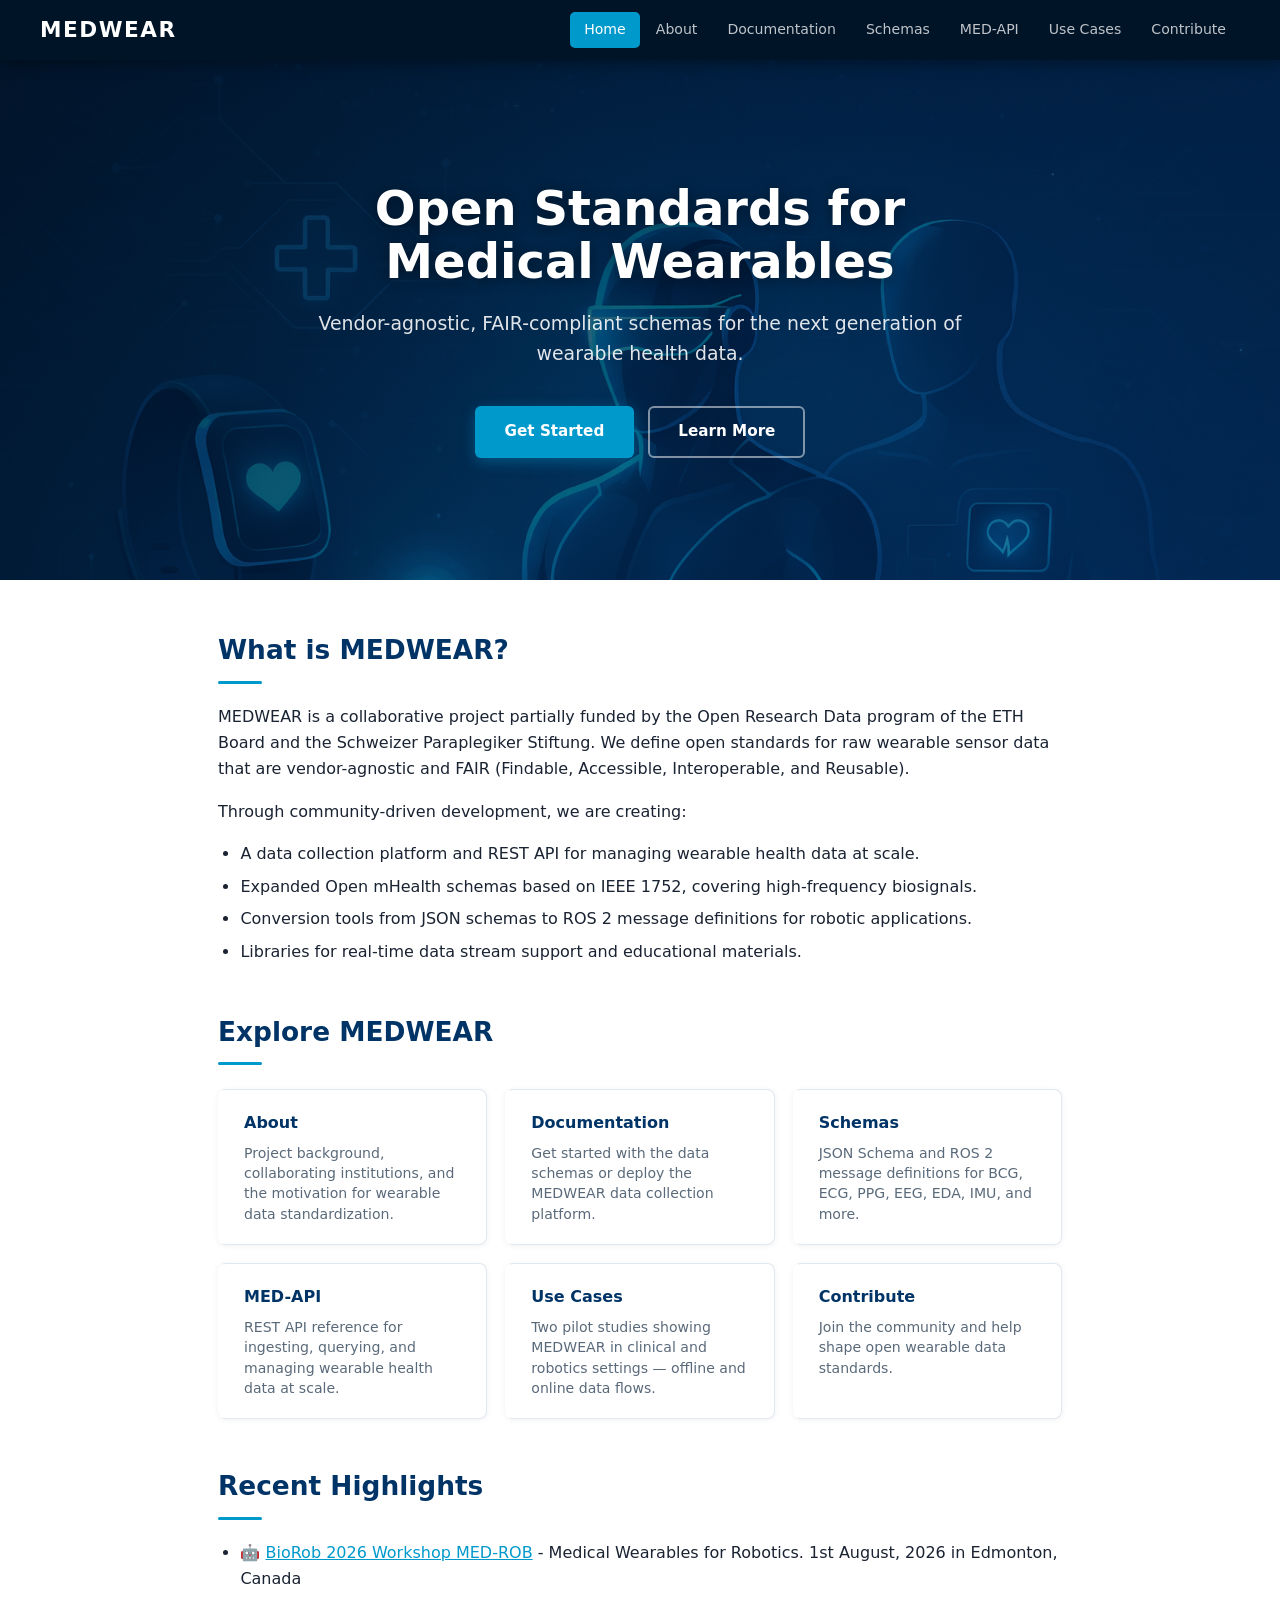
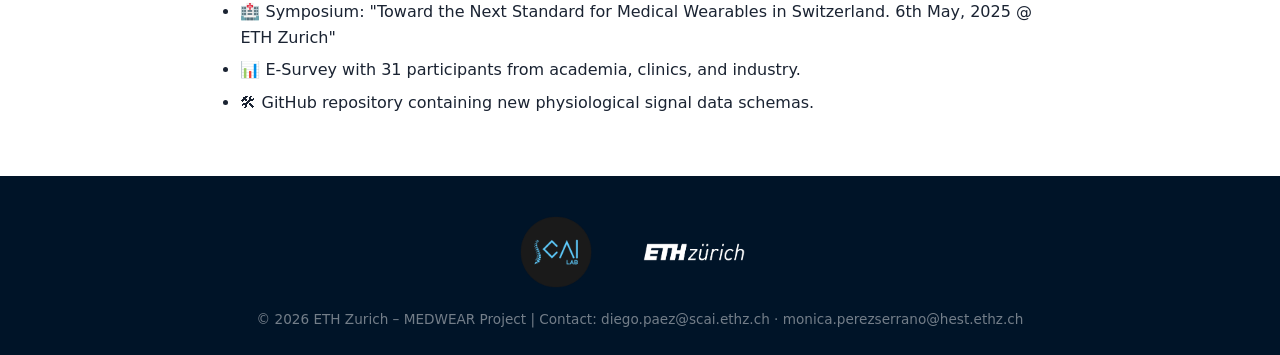
<file: index.html>
<!DOCTYPE html>
<html lang="en">

<head>
  <meta charset="UTF-8" />
  <meta name="viewport" content="width=device-width, initial-scale=1.0" />
  <title>MEDWEAR: Open Standard for Wearable Health Data</title>
  <link rel="stylesheet" href="style.css" />
  <link rel="icon" href="favicon.svg" type="image/svg+xml" />
</head>

<body>

  <header>
    <a href="index.html" class="header-brand">MEDWEAR</a>
    <nav>
      <a href="index.html" class="active">Home</a>
      <a href="about.html">About</a>
      <a href="documentation.html">Documentation</a>
      <a href="schemas.html">Schemas</a>
      <a href="med-api.html">MED-API</a>
      <a href="use-cases.html">Use Cases</a>
      <a href="contribute.html">Contribute</a>
    </nav>
  </header>

  <div class="hero">
    <div class="hero-content">
      <h1>Open Standards for<br>Medical Wearables</h1>
      <p>Vendor-agnostic, FAIR-compliant schemas for the next generation of wearable health data.</p>
      <div class="hero-actions">
        <a href="documentation.html" class="btn-primary">Get Started</a>
        <a href="about.html" class="btn-secondary">Learn More</a>
      </div>
    </div>
  </div>

  <div class="content-container">
    <main>

      <section>
        <h2>What is MEDWEAR?</h2>
        <p>
          MEDWEAR is a collaborative project partially funded by the Open Research Data program of the ETH Board
          and the Schweizer Paraplegiker Stiftung.
          We define open standards for raw wearable sensor data that are vendor-agnostic and
          FAIR (Findable, Accessible, Interoperable, and Reusable).
        </p>
        <p>Through community-driven development, we are creating:</p>
        <ul>
          <li>A data collection platform and REST API for managing wearable health data at scale.</li>
          <li>Expanded Open mHealth schemas based on IEEE 1752, covering high-frequency biosignals.</li>
          <li>Conversion tools from JSON schemas to ROS 2 message definitions for robotic applications.</li>
          <li>Libraries for real-time data stream support and educational materials.</li>
        </ul>
      </section>

      <section>
        <h2>Explore MEDWEAR</h2>
        <div class="quick-links">
          <a href="about.html" class="quick-link-card">
            <h3>About</h3>
            <p>Project background, collaborating institutions, and the motivation for wearable data standardization.</p>
          </a>
          <a href="documentation.html" class="quick-link-card">
            <h3>Documentation</h3>
            <p>Get started with the data schemas or deploy the MEDWEAR data collection platform.</p>
          </a>
          <a href="schemas.html" class="quick-link-card">
            <h3>Schemas</h3>
            <p>JSON Schema and ROS 2 message definitions for BCG, ECG, PPG, EEG, EDA, IMU, and more.</p>
          </a>
          <a href="med-api.html" class="quick-link-card">
            <h3>MED-API</h3>
            <p>REST API reference for ingesting, querying, and managing wearable health data at scale.</p>
          </a>
          <a href="use-cases.html" class="quick-link-card">
            <h3>Use Cases</h3>
            <p>Two pilot studies showing MEDWEAR in clinical and robotics settings — offline and online data flows.</p>
          </a>
          <a href="contribute.html" class="quick-link-card">
            <h3>Contribute</h3>
            <p>Join the community and help shape open wearable data standards.</p>
          </a>
        </div>
      </section>

      <section>
        <h2>Recent Highlights</h2>
        <ul>
          <li>🤖 <a href="https://sites.google.com/ethz.ch/medrob2026/home" target="_blank" rel="noopener">BioRob 2026
              Workshop MED-ROB</a> - Medical Wearables for Robotics. 1st August, 2026 in Edmonton, Canada</li>
          <li>🏥 Symposium: "Toward the Next Standard for Medical Wearables in Switzerland. 6th May, 2025 @ ETH Zurich"
          </li>
          <li>📊 E-Survey with 31 participants from academia, clinics, and industry.</li>
          <li>🛠 GitHub repository containing new physiological signal data schemas.</li>
        </ul>
      </section>

    </main>
  </div>

  <footer>
    <div class="footer-logos">
      <img src="assets/images/scai_logo.png" alt="SCAI Lab Logo" />
      <img src="assets/images/ethz_logo.png" alt="ETH Zurich Logo" class="ethz-logo" />
    </div>
    <p>© 2026 ETH Zurich – MEDWEAR Project | Contact: diego.paez@scai.ethz.ch · monica.perezserrano@hest.ethz.ch</p>
  </footer>

</body>

</html>
</file>
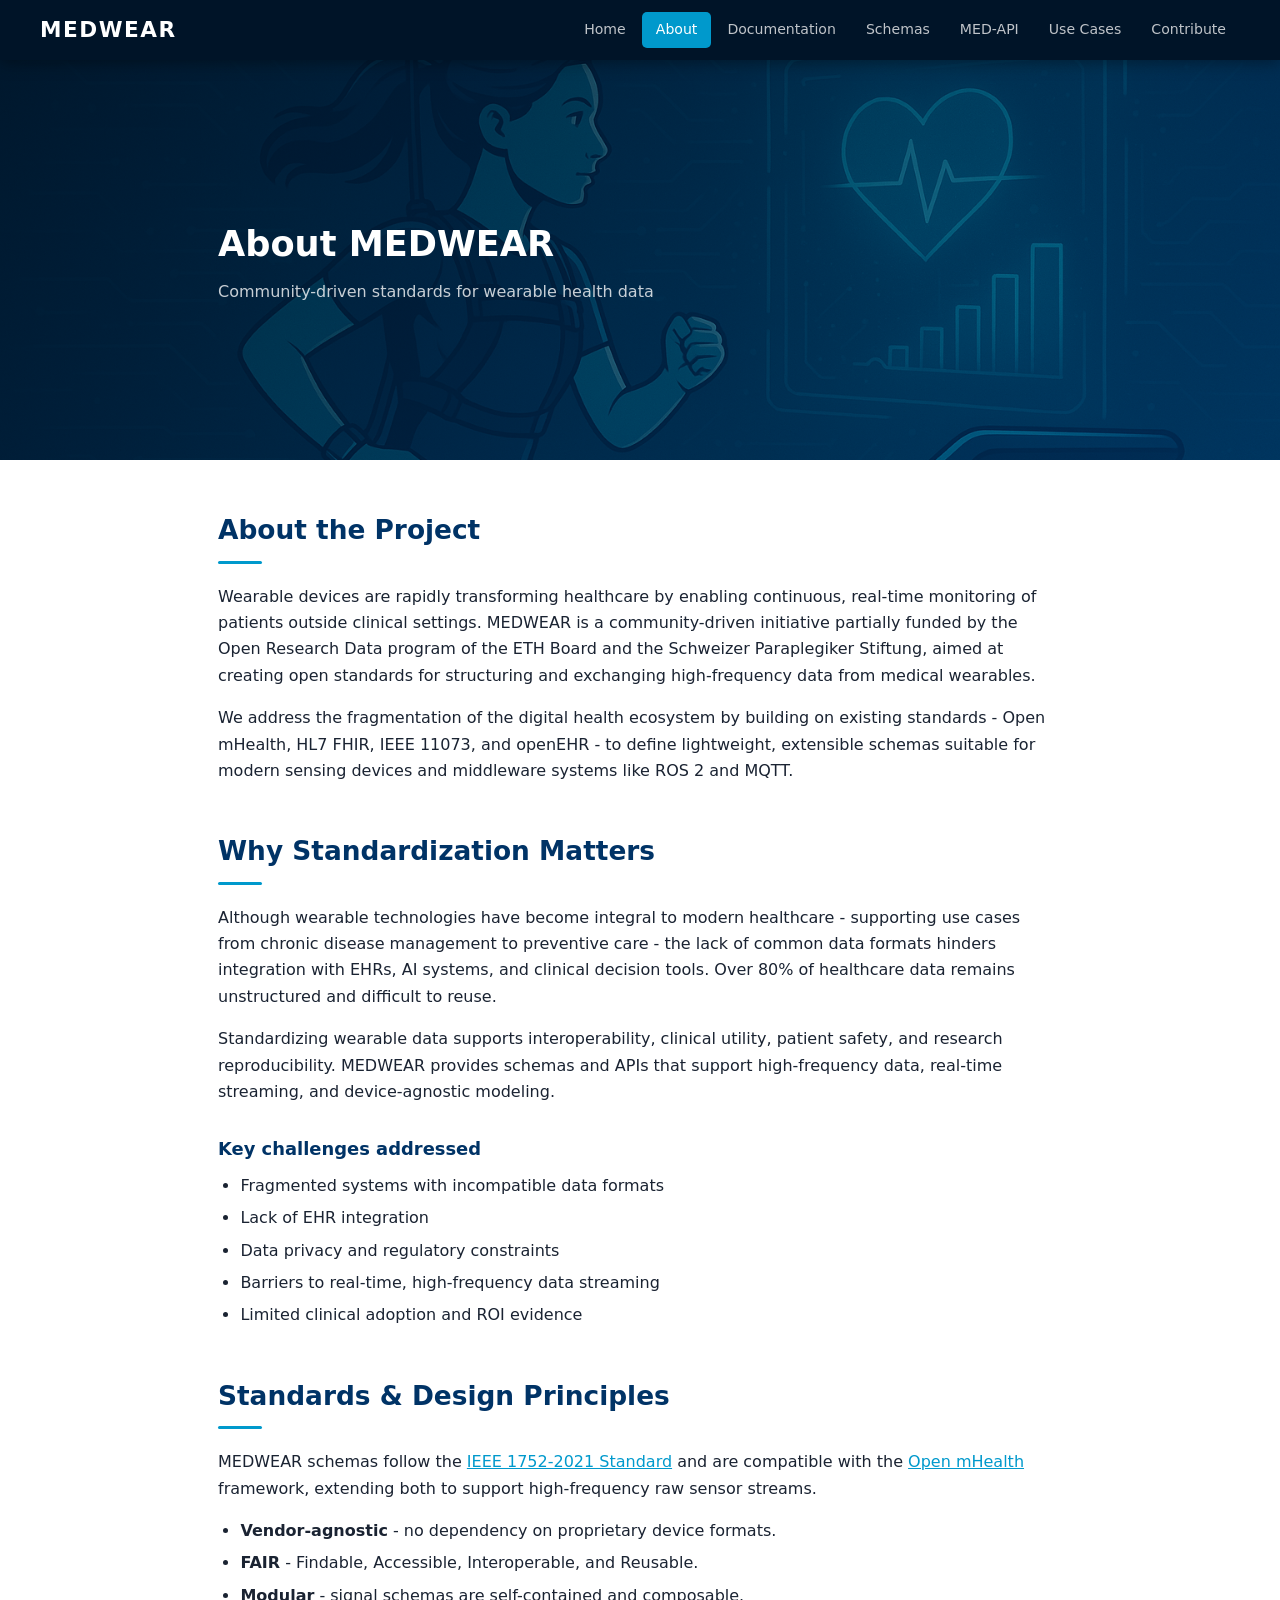
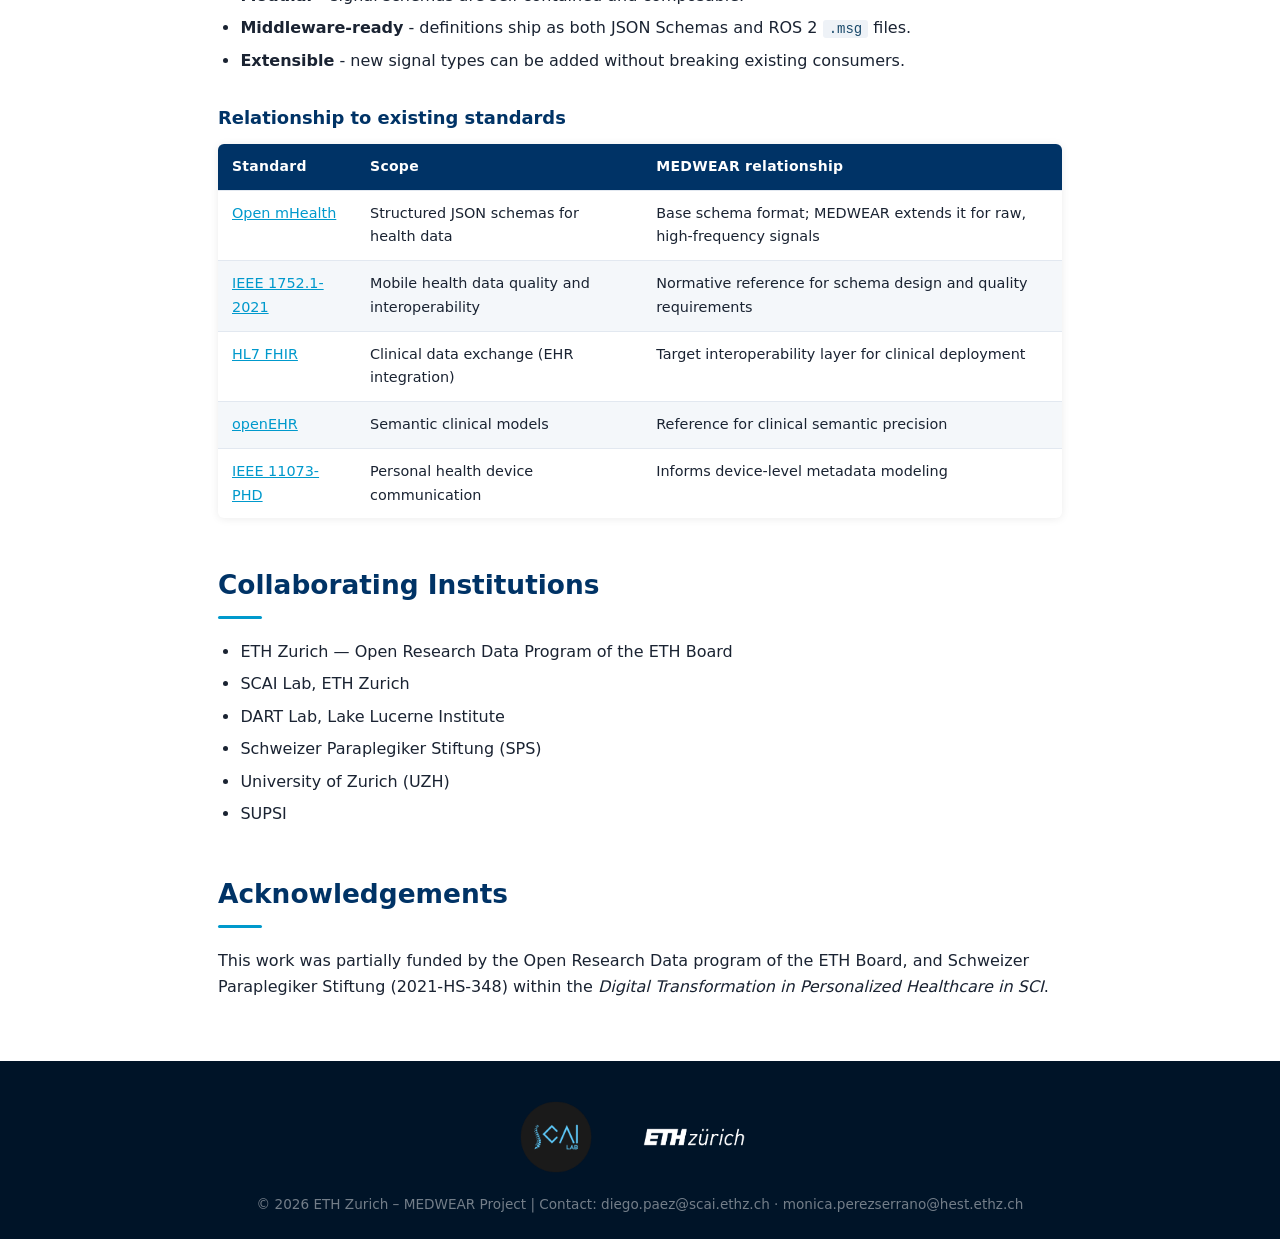
<file: about.html>
<!DOCTYPE html>
<html lang="en">

<head>
  <meta charset="UTF-8" />
  <meta name="viewport" content="width=device-width, initial-scale=1.0" />
  <title>About | MEDWEAR</title>
  <link rel="stylesheet" href="style.css" />
  <link rel="icon" href="favicon.svg" type="image/svg+xml" />
</head>

<body>

  <header>
    <a href="index.html" class="header-brand">MEDWEAR</a>
    <nav>
      <a href="index.html">Home</a>
      <a href="about.html" class="active">About</a>
      <a href="documentation.html">Documentation</a>
      <a href="schemas.html">Schemas</a>
      <a href="med-api.html">MED-API</a>
      <a href="use-cases.html">Use Cases</a>
      <a href="contribute.html">Contribute</a>
    </nav>
  </header>

  <div class="page-banner" style="background-image: url('assets/images/hero-about.jpg')">
    <div class="page-banner-content">
      <h1>About MEDWEAR</h1>
      <p>Community-driven standards for wearable health data</p>
    </div>
  </div>

  <div class="content-container">
    <main>

      <section>
        <h2>About the Project</h2>
        <p>
          Wearable devices are rapidly transforming healthcare by enabling continuous, real-time monitoring
          of patients outside clinical settings. MEDWEAR is a community-driven initiative partially funded by
          the Open Research Data program of the ETH Board and the Schweizer Paraplegiker Stiftung, aimed at
          creating open standards for structuring and exchanging high-frequency data from medical wearables.
        </p>
        <p>
          We address the fragmentation of the digital health ecosystem by building on existing standards -
          Open mHealth, HL7 FHIR, IEEE 11073, and openEHR - to define lightweight, extensible schemas
          suitable for modern sensing devices and middleware systems like ROS 2 and MQTT.
        </p>
      </section>

      <section>
        <h2>Why Standardization Matters</h2>
        <p>
          Although wearable technologies have become integral to modern healthcare - supporting use cases
          from chronic disease management to preventive care - the lack of common data formats hinders
          integration with EHRs, AI systems, and clinical decision tools. Over 80% of healthcare data
          remains unstructured and difficult to reuse.
        </p>
        <p>
          Standardizing wearable data supports interoperability, clinical utility, patient safety, and
          research reproducibility. MEDWEAR provides schemas and APIs that support high-frequency data,
          real-time streaming, and device-agnostic modeling.
        </p>
        <h3>Key challenges addressed</h3>
        <ul>
          <li>Fragmented systems with incompatible data formats</li>
          <li>Lack of EHR integration</li>
          <li>Data privacy and regulatory constraints</li>
          <li>Barriers to real-time, high-frequency data streaming</li>
          <li>Limited clinical adoption and ROI evidence</li>
        </ul>
      </section>

      <section>
        <h2>Standards &amp; Design Principles</h2>
        <p>
          MEDWEAR schemas follow the
          <a href="https://standards.ieee.org/standard/1752-2021.html" target="_blank" rel="noopener">IEEE 1752-2021
            Standard</a>
          and are compatible with the <a href="http://www.openmhealth.org" target="_blank" rel="noopener">Open
            mHealth</a>
          framework, extending both to support high-frequency raw sensor streams.
        </p>
        <ul>
          <li><strong>Vendor-agnostic</strong> - no dependency on proprietary device formats.</li>
          <li><strong>FAIR</strong> - Findable, Accessible, Interoperable, and Reusable.</li>
          <li><strong>Modular</strong> - signal schemas are self-contained and composable.</li>
          <li><strong>Middleware-ready</strong> - definitions ship as both JSON Schemas and ROS 2 <code>.msg</code>
            files.</li>
          <li><strong>Extensible</strong> - new signal types can be added without breaking existing consumers.</li>
        </ul>

        <h3>Relationship to existing standards</h3>
        <table>
          <thead>
            <tr>
              <th>Standard</th>
              <th>Scope</th>
              <th>MEDWEAR relationship</th>
            </tr>
          </thead>
          <tbody>
            <tr>
              <td><a href="http://www.openmhealth.org" target="_blank" rel="noopener">Open mHealth</a></td>
              <td>Structured JSON schemas for health data</td>
              <td>Base schema format; MEDWEAR extends it for raw, high-frequency signals</td>
            </tr>
            <tr>
              <td><a href="https://standards.ieee.org/ieee/1752.1/6982/" target="_blank" rel="noopener">IEEE
                  1752.1-2021</a></td>
              <td>Mobile health data quality and interoperability</td>
              <td>Normative reference for schema design and quality requirements</td>
            </tr>
            <tr>
              <td><a href="https://www.hl7.org/fhir/" target="_blank" rel="noopener">HL7 FHIR</a></td>
              <td>Clinical data exchange (EHR integration)</td>
              <td>Target interoperability layer for clinical deployment</td>
            </tr>
            <tr>
              <td><a href="https://www.openehr.org/" target="_blank" rel="noopener">openEHR</a></td>
              <td>Semantic clinical models</td>
              <td>Reference for clinical semantic precision</td>
            </tr>
            <tr>
              <td><a href="https://sagroups.ieee.org/11073/phd-wg/" target="_blank" rel="noopener">IEEE 11073-PHD</a>
              </td>
              <td>Personal health device communication</td>
              <td>Informs device-level metadata modeling</td>
            </tr>
          </tbody>
        </table>
      </section>

      <section>
        <h2>Collaborating Institutions</h2>
        <ul>
          <li>ETH Zurich — Open Research Data Program of the ETH Board</li>
          <li>SCAI Lab, ETH Zurich</li>
          <li>DART Lab, Lake Lucerne Institute</li>
          <li>Schweizer Paraplegiker Stiftung (SPS)</li>
          <li>University of Zurich (UZH)</li>
          <li>SUPSI</li>
        </ul>
      </section>

      <section>
        <h2>Acknowledgements</h2>
        <p>
          This work was partially funded by the Open Research Data program of the ETH Board,
          and Schweizer Paraplegiker Stiftung (2021-HS-348) within the
          <em>Digital Transformation in Personalized Healthcare in SCI</em>.
        </p>
      </section>

    </main>
  </div>

  <footer>
    <div class="footer-logos">
      <img src="assets/images/scai_logo.png" alt="SCAI Lab Logo" />
      <img src="assets/images/ethz_logo.png" alt="ETH Zurich Logo" class="ethz-logo" />
    </div>
    <p>© 2026 ETH Zurich – MEDWEAR Project | Contact: diego.paez@scai.ethz.ch · monica.perezserrano@hest.ethz.ch</p>
  </footer>

</body>

</html>
</file>
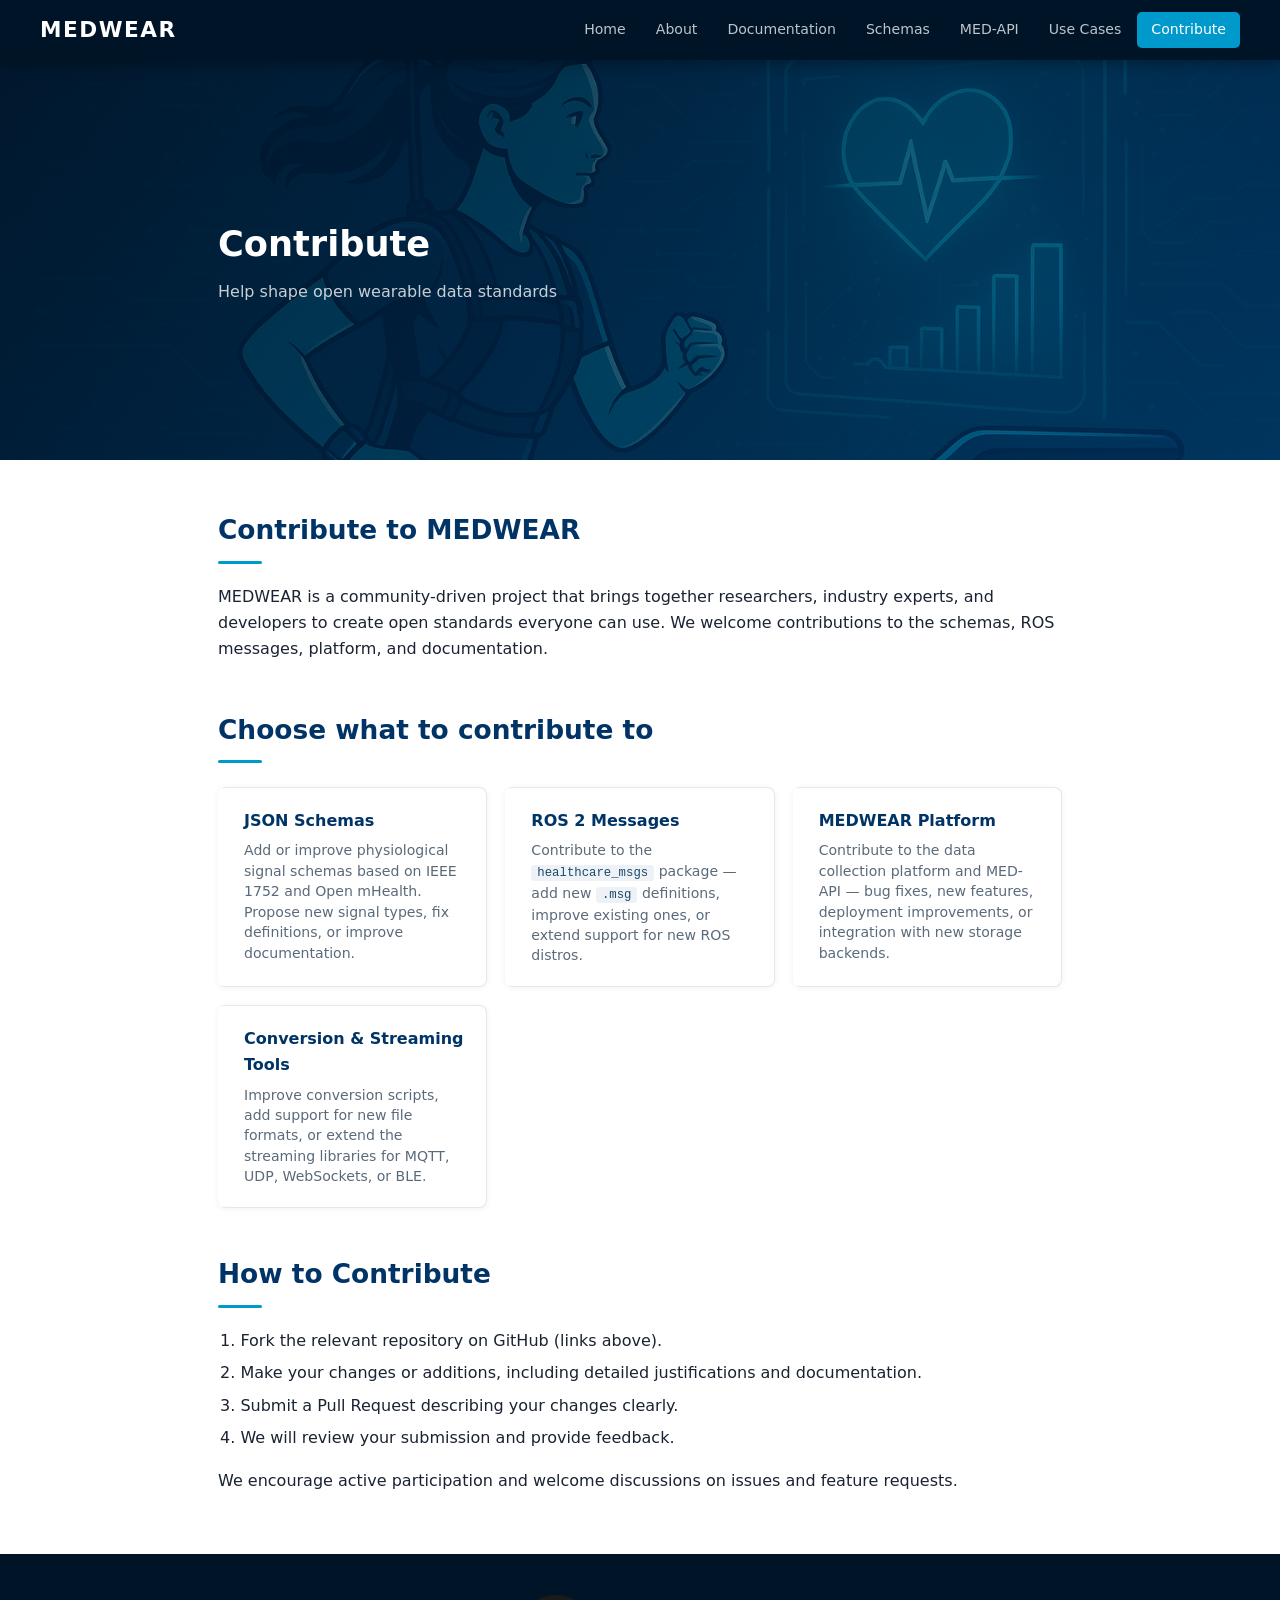
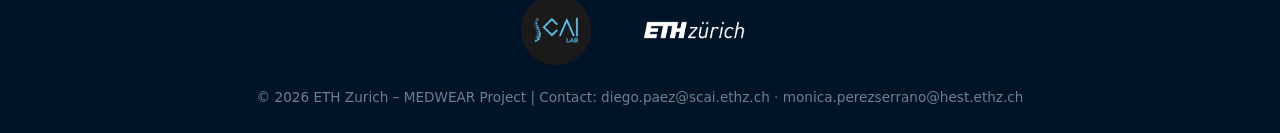
<file: contribute.html>
<!DOCTYPE html>
<html lang="en">

<head>
  <meta charset="UTF-8" />
  <meta name="viewport" content="width=device-width, initial-scale=1.0" />
  <title>Contribute | MEDWEAR</title>
  <link rel="stylesheet" href="style.css" />
  <link rel="icon" href="favicon.svg" type="image/svg+xml" />
</head>

<body>
  <header>
    <a href="index.html" class="header-brand">MEDWEAR</a>
    <nav>
      <a href="index.html">Home</a>
      <a href="about.html">About</a>
      <a href="documentation.html">Documentation</a>
      <a href="schemas.html">Schemas</a>
      <a href="med-api.html">MED-API</a>
      <a href="use-cases.html">Use Cases</a>
      <a href="contribute.html" class="active">Contribute</a>
    </nav>
  </header>

  <div class="page-banner" style="background-image: url('assets/images/hero-about.jpg')">
    <div class="page-banner-content">
      <h1>Contribute</h1>
      <p>Help shape open wearable data standards</p>
    </div>
  </div>

  <div class="content-container">
    <main>
      <section>
        <h2>Contribute to MEDWEAR</h2>
        <p>
          MEDWEAR is a community-driven project that brings together researchers, industry experts,
          and developers to create open standards everyone can use.
          We welcome contributions to the schemas, ROS messages, platform, and documentation.
        </p>
      </section>

      <section>
        <h2>Choose what to contribute to</h2>
        <div class="quick-links">

          <a href="https://github.com/SCAI-Lab/ord_schemas" target="_blank" rel="noopener" class="quick-link-card">
            <h3>JSON Schemas</h3>
            <p>Add or improve physiological signal schemas based on IEEE 1752 and Open mHealth. Propose new signal
              types, fix definitions, or improve documentation.</p>
          </a>

          <a href="https://github.com/SCAI-Lab/healthcare_msgs" target="_blank" rel="noopener" class="quick-link-card">
            <h3>ROS 2 Messages</h3>
            <p>Contribute to the <code>healthcare_msgs</code> package — add new <code>.msg</code> definitions, improve
              existing ones, or extend support for new ROS distros.</p>
          </a>

          <a href="https://github.com/SCAI-Lab/medwear" target="_blank" rel="noopener" class="quick-link-card">
            <h3>MEDWEAR Platform</h3>
            <p>Contribute to the data collection platform and MED-API — bug fixes, new features, deployment
              improvements, or integration with new storage backends.</p>
          </a>

          <a href="https://github.com/SCAI-Lab/healthcare_common" target="_blank" rel="noopener"
            class="quick-link-card">
            <h3>Conversion &amp; Streaming Tools</h3>
            <p>Improve conversion scripts, add support for new file formats, or extend the streaming libraries for MQTT,
              UDP, WebSockets, or BLE.</p>
          </a>

        </div>
      </section>

      <section>
        <h2>How to Contribute</h2>
        <ol>
          <li>Fork the relevant repository on GitHub (links above).</li>
          <li>Make your changes or additions, including detailed justifications and documentation.</li>
          <li>Submit a Pull Request describing your changes clearly.</li>
          <li>We will review your submission and provide feedback.</li>
        </ol>
        <p>We encourage active participation and welcome discussions on issues and feature requests.</p>
      </section>
    </main>
  </div>

  <footer>
    <div class="footer-logos">
      <img src="assets/images/scai_logo.png" alt="SCAI Lab Logo" />
      <img src="assets/images/ethz_logo.png" alt="ETH Zurich Logo" class="ethz-logo" />
    </div>
    <p>© 2026 ETH Zurich – MEDWEAR Project | Contact: diego.paez@scai.ethz.ch · monica.perezserrano@hest.ethz.ch</p>
  </footer>
</body>

</html>
</file>
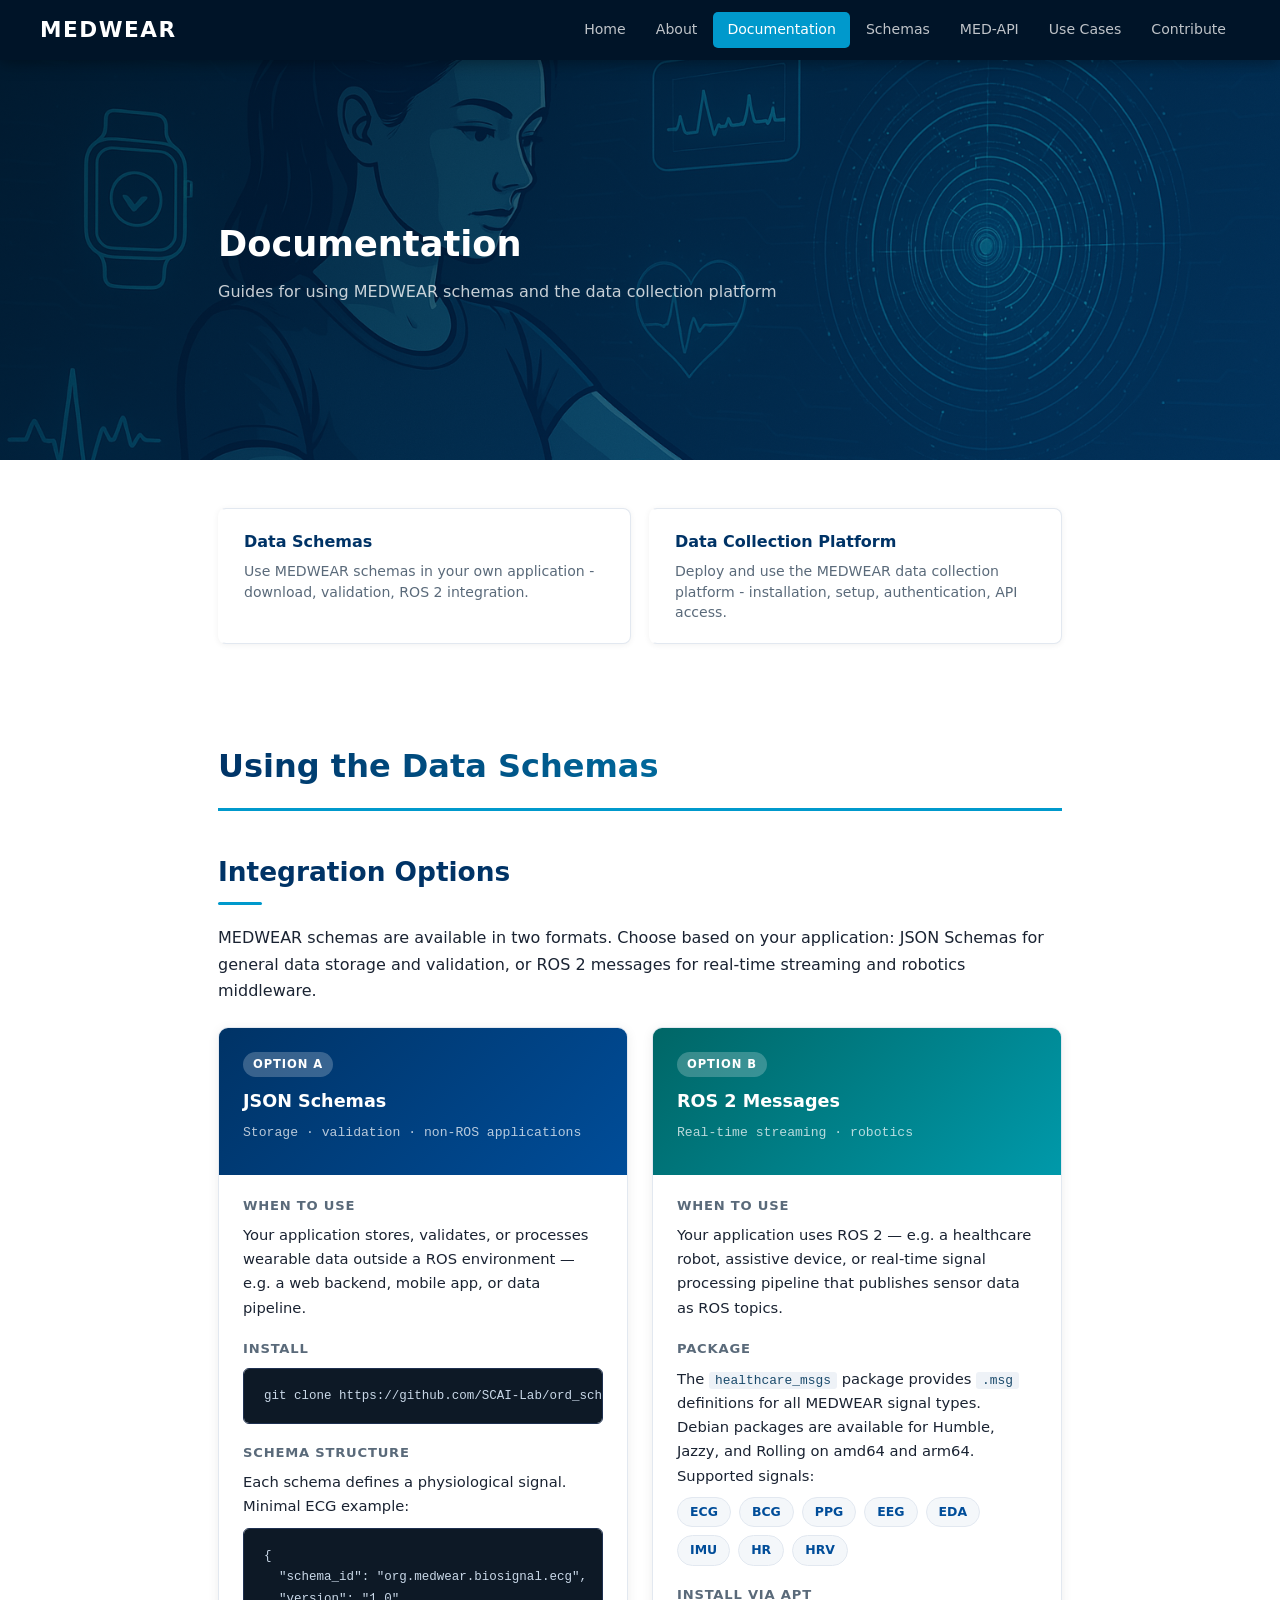
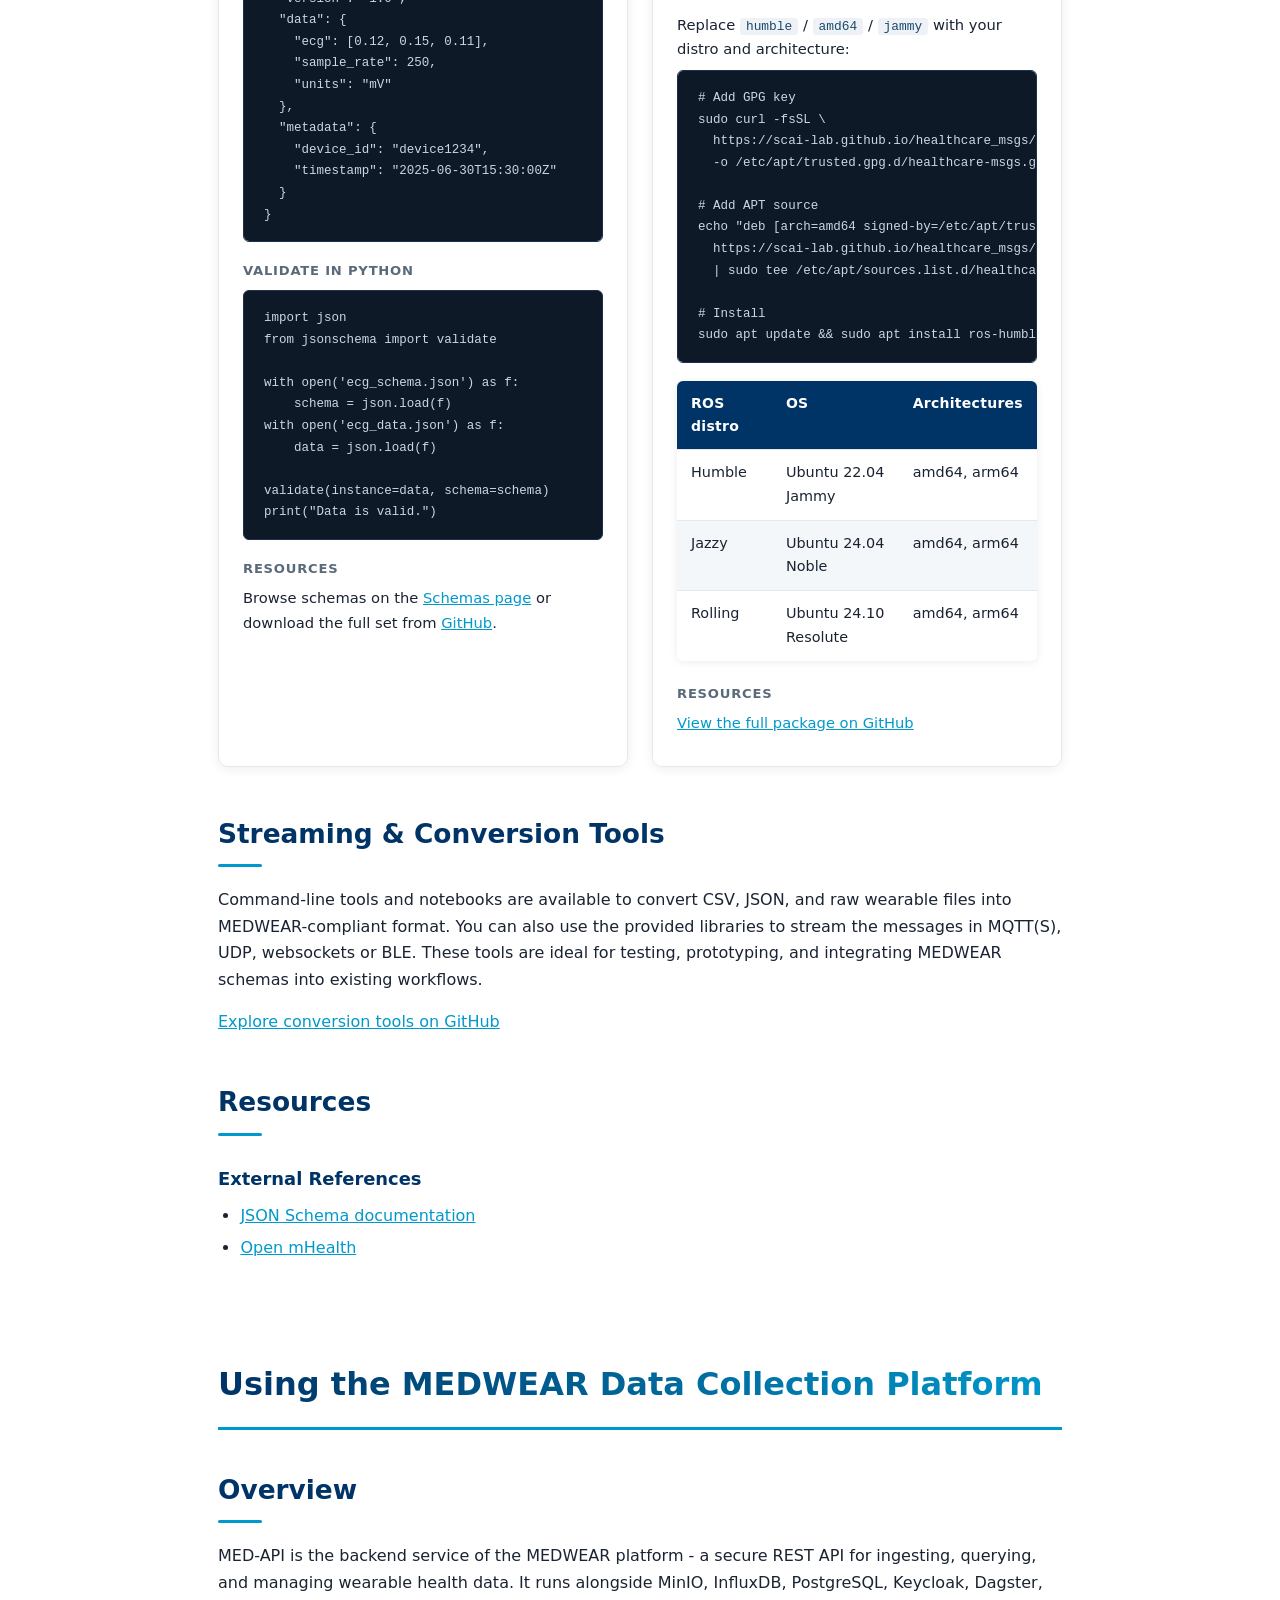
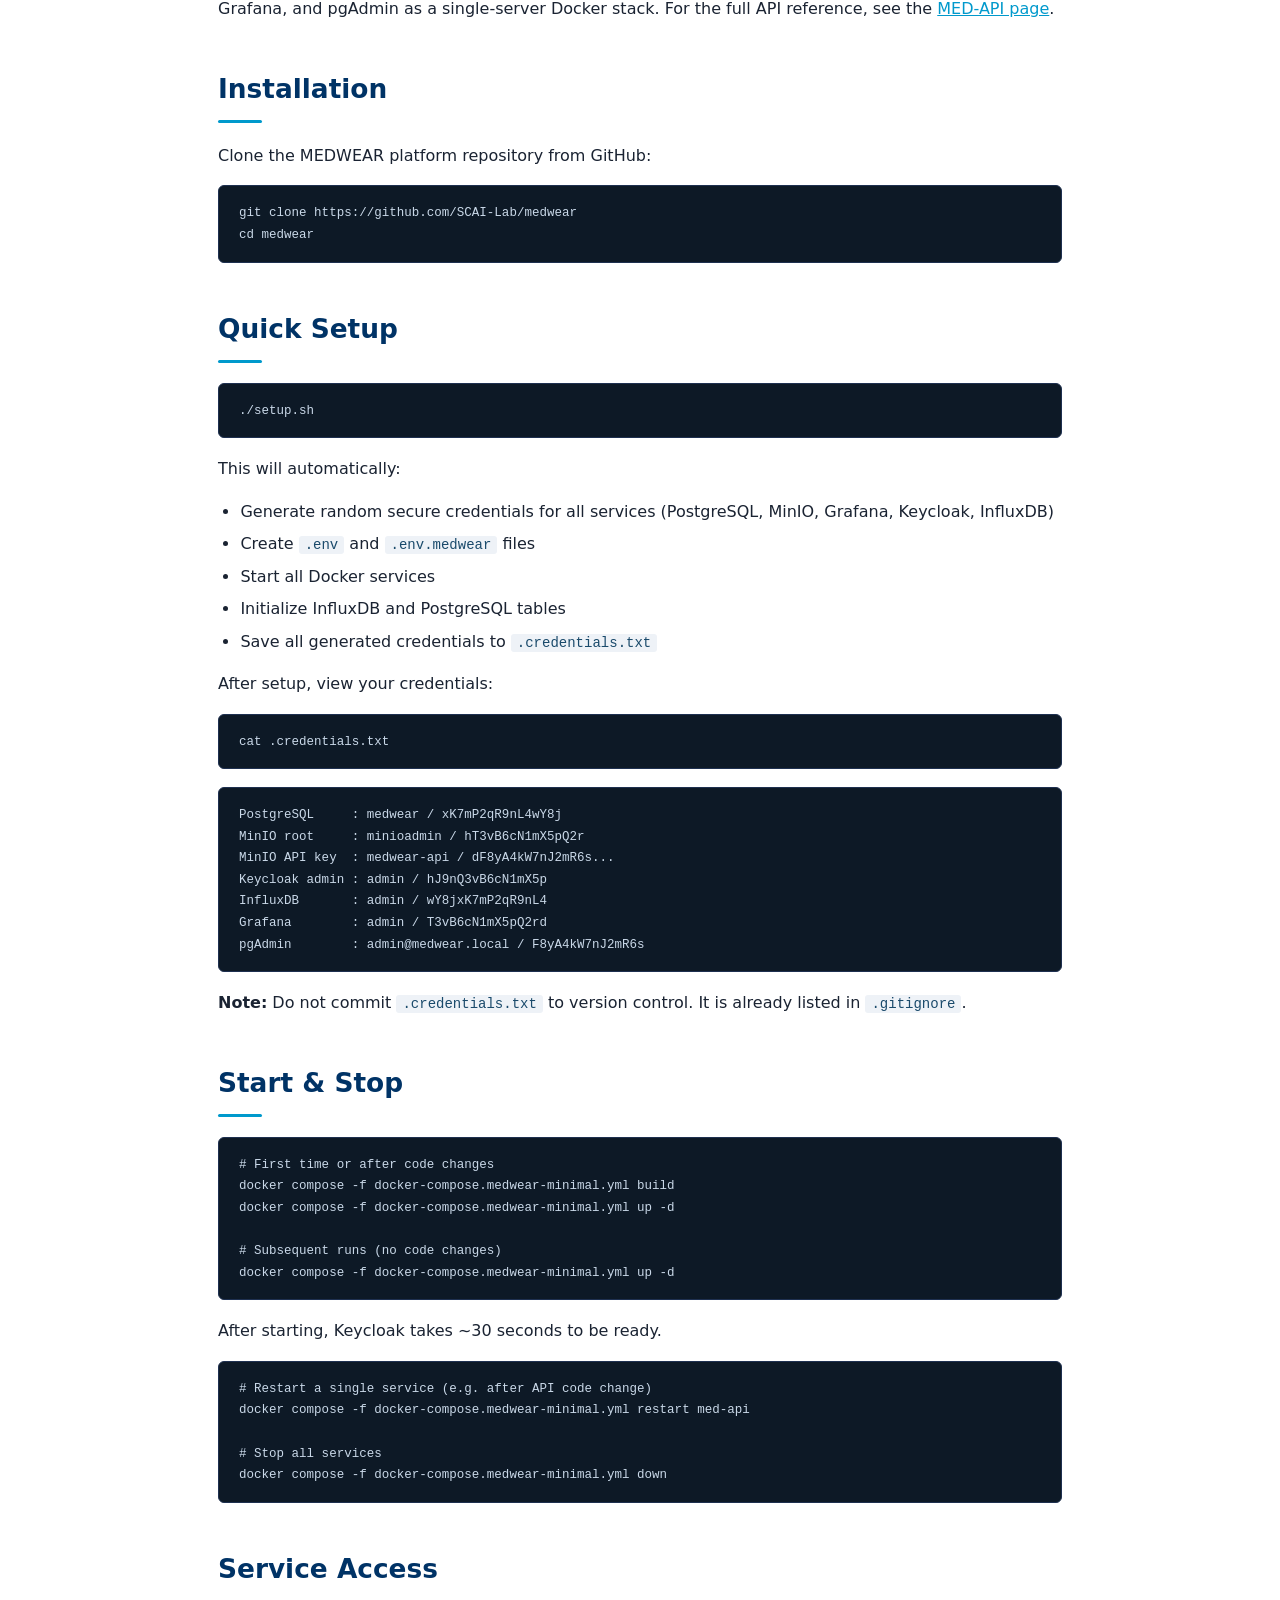
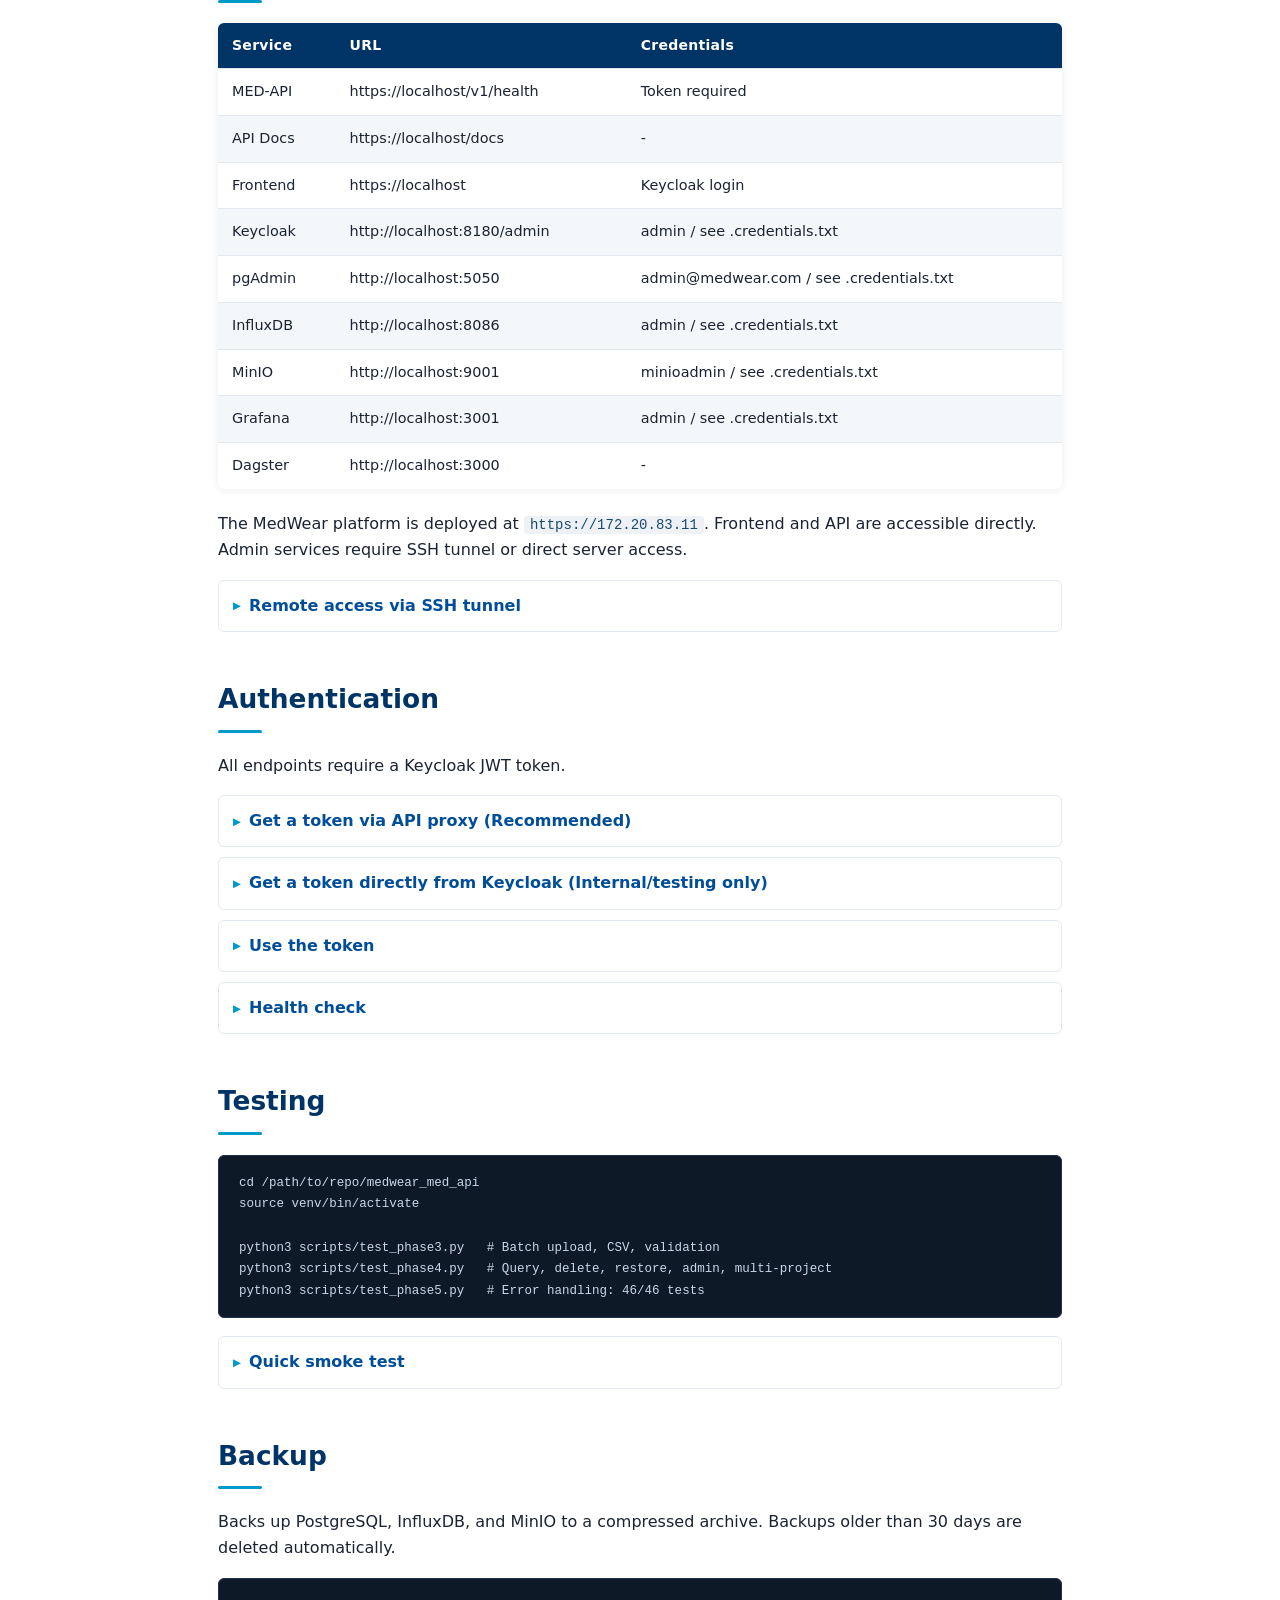
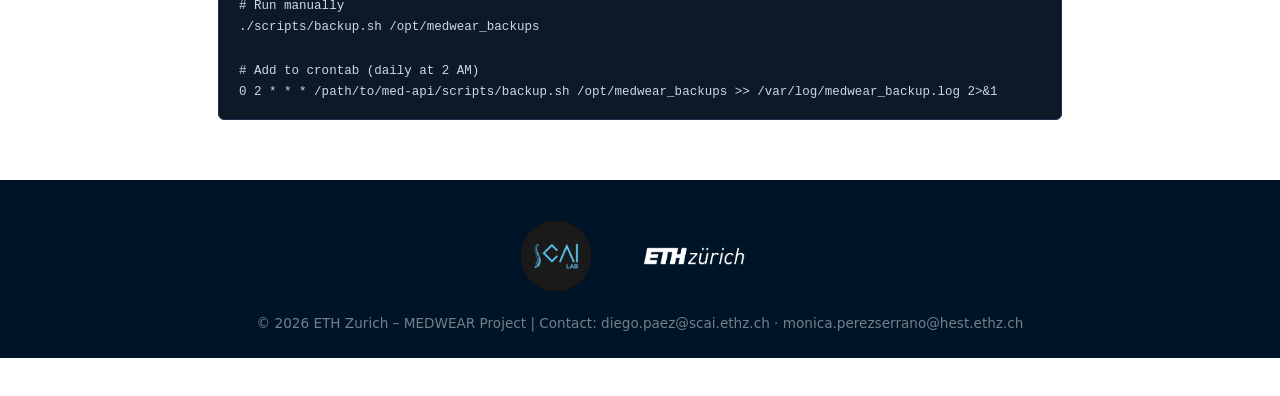
<file: documentation.html>
<!DOCTYPE html>
<html lang="en">

<head>
  <meta charset="UTF-8" />
  <meta name="viewport" content="width=device-width, initial-scale=1" />
  <title>Documentation | MEDWEAR</title>
  <link rel="stylesheet" href="style.css" />
  <link rel="icon" href="favicon.svg" type="image/svg+xml" />
</head>

<body>
  <header>
    <a href="index.html" class="header-brand">MEDWEAR</a>
    <nav>
      <a href="index.html">Home</a>
      <a href="about.html">About</a>
      <a href="documentation.html" class="active">Documentation</a>
      <a href="schemas.html">Schemas</a>
      <a href="med-api.html">MED-API</a>
      <a href="use-cases.html">Use Cases</a>
      <a href="contribute.html">Contribute</a>
    </nav>
  </header>

  <div class="page-banner" style="background-image: url('assets/images/hero-schemas.jpg')">
    <div class="page-banner-content">
      <h1>Documentation</h1>
      <p>Guides for using MEDWEAR schemas and the data collection platform</p>
    </div>
  </div>

  <div class="content-container">
    <main>

      <div class="quick-links" style="margin-bottom: 3em;">
        <a href="#schemas" class="quick-link-card">
          <h3>Data Schemas</h3>
          <p>Use MEDWEAR schemas in your own application - download, validation, ROS 2 integration.</p>
        </a>
        <a href="#platform" class="quick-link-card">
          <h3>Data Collection Platform</h3>
          <p>Deploy and use the MEDWEAR data collection platform - installation, setup, authentication, API access.</p>
        </a>
      </div>

      <!-- ══════════════════════════════════════════════════════
           BLOCK 1 - DATA SCHEMAS
      ══════════════════════════════════════════════════════ -->
      <h2 id="schemas" class="doc-block-title">Using the Data Schemas</h2>

      <section>
        <h2>Integration Options</h2>
        <p>
          MEDWEAR schemas are available in two formats. Choose based on your application:
          JSON Schemas for general data storage and validation, or ROS 2 messages for
          real-time streaming and robotics middleware.
        </p>

        <div class="pilot-grid" style="margin-top: 1.4em;">

          <div class="pilot-card pilot-card--json">
            <div class="pilot-card-header">
              <span class="pilot-tag">Option A</span>
              <h3>JSON Schemas</h3>
              <p class="pilot-subtitle">Storage · validation · non-ROS applications</p>
            </div>
            <div class="pilot-card-body">
              <h4>When to use</h4>
              <p>Your application stores, validates, or processes wearable data outside a ROS environment — e.g. a web
                backend, mobile app, or data pipeline.</p>
              <h4>Install</h4>
              <pre><code>git clone https://github.com/SCAI-Lab/ord_schemas</code></pre>
              <h4>Schema structure</h4>
              <p>Each schema defines a physiological signal. Minimal ECG example:</p>
              <pre><code>{
  "schema_id": "org.medwear.biosignal.ecg",
  "version": "1.0",
  "data": {
    "ecg": [0.12, 0.15, 0.11],
    "sample_rate": 250,
    "units": "mV"
  },
  "metadata": {
    "device_id": "device1234",
    "timestamp": "2025-06-30T15:30:00Z"
  }
}</code></pre>
              <h4>Validate in Python</h4>
              <pre><code>import json
from jsonschema import validate

with open('ecg_schema.json') as f:
    schema = json.load(f)
with open('ecg_data.json') as f:
    data = json.load(f)

validate(instance=data, schema=schema)
print("Data is valid.")</code></pre>
              <h4>Resources</h4>
              <p>
                Browse schemas on the <a href="schemas.html">Schemas page</a> or download the full set from
                <a href="https://github.com/SCAI-Lab/ord_schemas/tree/main/schema" target="_blank"
                  rel="noopener">GitHub</a>.
              </p>
            </div>
          </div>

          <div class="pilot-card pilot-card--ros">
            <div class="pilot-card-header">
              <span class="pilot-tag">Option B</span>
              <h3>ROS 2 Messages</h3>
              <p class="pilot-subtitle">Real-time streaming · robotics</p>
            </div>
            <div class="pilot-card-body">
              <h4>When to use</h4>
              <p>Your application uses ROS 2 — e.g. a healthcare robot, assistive device, or real-time signal processing
                pipeline that publishes sensor data as ROS topics.</p>
              <h4>Package</h4>
              <p>
                The <code>healthcare_msgs</code> package provides <code>.msg</code> definitions for all
                MEDWEAR signal types. Debian packages are available for Humble, Jazzy, and Rolling on
                amd64 and arm64. Supported signals:
              </p>
              <div class="signal-tags" style="margin-bottom: 0.8em;">
                <span class="signal-tag">ECG</span>
                <span class="signal-tag">BCG</span>
                <span class="signal-tag">PPG</span>
                <span class="signal-tag">EEG</span>
                <span class="signal-tag">EDA</span>
                <span class="signal-tag">IMU</span>
                <span class="signal-tag">HR</span>
                <span class="signal-tag">HRV</span>
              </div>
              <h4>Install via APT</h4>
              <p>Replace <code>humble</code> / <code>amd64</code> / <code>jammy</code> with your distro and
                architecture:</p>
              <pre><code># Add GPG key
sudo curl -fsSL \
  https://scai-lab.github.io/healthcare_msgs/humble-amd64/KEY.gpg \
  -o /etc/apt/trusted.gpg.d/healthcare-msgs.gpg

# Add APT source
echo "deb [arch=amd64 signed-by=/etc/apt/trusted.gpg.d/healthcare-msgs.gpg] \
  https://scai-lab.github.io/healthcare_msgs/humble-amd64 humble-jammy main" \
  | sudo tee /etc/apt/sources.list.d/healthcare-msgs.list

# Install
sudo apt update &amp;&amp; sudo apt install ros-humble-healthcare-msgs</code></pre>
              <table style="margin-top: 0.6em;">
                <thead>
                  <tr>
                    <th>ROS distro</th>
                    <th>OS</th>
                    <th>Architectures</th>
                  </tr>
                </thead>
                <tbody>
                  <tr>
                    <td>Humble</td>
                    <td>Ubuntu 22.04 Jammy</td>
                    <td>amd64, arm64</td>
                  </tr>
                  <tr>
                    <td>Jazzy</td>
                    <td>Ubuntu 24.04 Noble</td>
                    <td>amd64, arm64</td>
                  </tr>
                  <tr>
                    <td>Rolling</td>
                    <td>Ubuntu 24.10 Resolute</td>
                    <td>amd64, arm64</td>
                  </tr>
                </tbody>
              </table>
              <h4>Resources</h4>
              <p>
                <a href="https://github.com/SCAI-Lab/healthcare_msgs" target="_blank" rel="noopener">View the full
                  package on GitHub</a>
              </p>
            </div>
          </div>

        </div>
      </section>

      <section>
        <h2>Streaming & Conversion Tools</h2>
        <p>
          Command-line tools and notebooks are available to convert CSV, JSON, and raw wearable files
          into MEDWEAR-compliant format. You can also use the provided libraries to stream the messages in MQTT(S), UDP,
          websockets or BLE. These tools are ideal for testing, prototyping, and integrating MEDWEAR schemas into
          existing workflows.
        </p>
        <p><a href="https://github.com/SCAI-Lab/healthcare_common" target="_blank" rel="noopener">Explore conversion
            tools on GitHub</a></p>
      </section>

      <section>
        <h2>Resources</h2>

        <h3>External References</h3>
        <ul>
          <li><a href="https://json-schema.org/" target="_blank" rel="noopener">JSON Schema documentation</a></li>
          <li><a href="http://www.openmhealth.org" target="_blank" rel="noopener">Open mHealth</a></li>
        </ul>
      </section>

      <!-- ══════════════════════════════════════════════════════
           BLOCK 2 - DATA COLLECTION PLATFORM & API
      ══════════════════════════════════════════════════════ -->
      <h2 id="platform" class="doc-block-title">Using the MEDWEAR Data Collection Platform</h2>

      <section>
        <h2>Overview</h2>
        <p>
          MED-API is the backend service of the MEDWEAR platform - a secure REST API for ingesting,
          querying, and managing wearable health data. It runs alongside MinIO, InfluxDB, PostgreSQL,
          Keycloak, Dagster, Grafana, and pgAdmin as a single-server Docker stack.
          For the full API reference, see the <a href="med-api.html">MED-API page</a>.
        </p>
      </section>

      <section>
        <h2>Installation</h2>
        <p>Clone the MEDWEAR platform repository from GitHub:</p>
        <pre><code>git clone https://github.com/SCAI-Lab/medwear
cd medwear</code></pre>
      </section>

      <section>
        <h2>Quick Setup</h2>
        <pre><code>./setup.sh</code></pre>
        <p>This will automatically:</p>
        <ul>
          <li>Generate random secure credentials for all services (PostgreSQL, MinIO, Grafana, Keycloak, InfluxDB)</li>
          <li>Create <code>.env</code> and <code>.env.medwear</code> files</li>
          <li>Start all Docker services</li>
          <li>Initialize InfluxDB and PostgreSQL tables</li>
          <li>Save all generated credentials to <code>.credentials.txt</code></li>
        </ul>
        <p>After setup, view your credentials:</p>
        <pre><code>cat .credentials.txt</code></pre>
        <pre><code>PostgreSQL     : medwear / xK7mP2qR9nL4wY8j
MinIO root     : minioadmin / hT3vB6cN1mX5pQ2r
MinIO API key  : medwear-api / dF8yA4kW7nJ2mR6s...
Keycloak admin : admin / hJ9nQ3vB6cN1mX5p
InfluxDB       : admin / wY8jxK7mP2qR9nL4
Grafana        : admin / T3vB6cN1mX5pQ2rd
pgAdmin        : admin@medwear.local / F8yA4kW7nJ2mR6s</code></pre>
        <p><strong>Note:</strong> Do not commit <code>.credentials.txt</code> to version control. It is already listed
          in <code>.gitignore</code>.</p>
      </section>

      <section>
        <h2>Start &amp; Stop</h2>
        <pre><code># First time or after code changes
docker compose -f docker-compose.medwear-minimal.yml build
docker compose -f docker-compose.medwear-minimal.yml up -d

# Subsequent runs (no code changes)
docker compose -f docker-compose.medwear-minimal.yml up -d</code></pre>
        <p>After starting, Keycloak takes ~30 seconds to be ready.</p>
        <pre><code># Restart a single service (e.g. after API code change)
docker compose -f docker-compose.medwear-minimal.yml restart med-api

# Stop all services
docker compose -f docker-compose.medwear-minimal.yml down</code></pre>
      </section>

      <section>
        <h2>Service Access</h2>
        <table>
          <thead>
            <tr>
              <th>Service</th>
              <th>URL</th>
              <th>Credentials</th>
            </tr>
          </thead>
          <tbody>
            <tr>
              <td>MED-API</td>
              <td>https://localhost/v1/health</td>
              <td>Token required</td>
            </tr>
            <tr>
              <td>API Docs</td>
              <td>https://localhost/docs</td>
              <td>-</td>
            </tr>
            <tr>
              <td>Frontend</td>
              <td>https://localhost</td>
              <td>Keycloak login</td>
            </tr>
            <tr>
              <td>Keycloak</td>
              <td>http://localhost:8180/admin</td>
              <td>admin / see .credentials.txt</td>
            </tr>
            <tr>
              <td>pgAdmin</td>
              <td>http://localhost:5050</td>
              <td>admin@medwear.com / see .credentials.txt</td>
            </tr>
            <tr>
              <td>InfluxDB</td>
              <td>http://localhost:8086</td>
              <td>admin / see .credentials.txt</td>
            </tr>
            <tr>
              <td>MinIO</td>
              <td>http://localhost:9001</td>
              <td>minioadmin / see .credentials.txt</td>
            </tr>
            <tr>
              <td>Grafana</td>
              <td>http://localhost:3001</td>
              <td>admin / see .credentials.txt</td>
            </tr>
            <tr>
              <td>Dagster</td>
              <td>http://localhost:3000</td>
              <td>-</td>
            </tr>
          </tbody>
        </table>
        <p>The MedWear platform is deployed at <code>https://172.20.83.11</code>. Frontend and API are accessible
          directly. Admin services require SSH tunnel or direct server access.</p>
        <details>
          <summary>Remote access via SSH tunnel</summary>
          <pre><code>ssh -L 443:localhost:443 \
    -L 80:localhost:80 \
    -L 8180:localhost:8180 \
    -L 9001:localhost:9001 \
    -L 8086:localhost:8086 \
    -L 3001:localhost:3001 \
    -L 5050:localhost:5050 \
    user@your-server.com</code></pre>
        </details>
      </section>

      <section>
        <h2>Authentication</h2>
        <p>All endpoints require a Keycloak JWT token.</p>
        <details>
          <summary>Get a token via API proxy (Recommended)</summary>
          <pre><code>curl -k -X POST https://localhost/v1/data/auth/token \
  -H "Content-Type: application/json" \
  -d '{"username":"&lt;user&gt;","password":"&lt;pass&gt;"}'</code></pre>
        </details>
        <details>
          <summary>Get a token directly from Keycloak (Internal/testing only)</summary>
          <pre><code>curl -X POST http://localhost:8180/realms/medwear/protocol/openid-connect/token \
  -H "Content-Type: application/x-www-form-urlencoded" \
  -d "grant_type=password&amp;client_id=med-api&amp;client_secret=&lt;secret&gt;&amp;username=&lt;user&gt;&amp;password=&lt;pass&gt;"</code></pre>
        </details>
        <details>
          <summary>Use the token</summary>
          <pre><code>curl -k -H "Authorization: Bearer &lt;access_token&gt;" https://localhost/v1/me</code></pre>
        </details>
        <details>
          <summary>Health check</summary>
          <pre><code>curl -k https://localhost/v1/health</code></pre>
        </details>
      </section>

      <section>
        <h2>Testing</h2>
        <pre><code>cd /path/to/repo/medwear_med_api
source venv/bin/activate

python3 scripts/test_phase3.py   # Batch upload, CSV, validation
python3 scripts/test_phase4.py   # Query, delete, restore, admin, multi-project
python3 scripts/test_phase5.py   # Error handling: 46/46 tests</code></pre>
        <details>
          <summary>Quick smoke test</summary>
          <pre><code># 1. Get a token
TOKEN=$(curl -sk -X POST https://localhost/v1/data/auth/token \
  -H "Content-Type: application/json" \
  -d '{"username":"&lt;your-username&gt;","password":"&lt;your-password&gt;"}' | jq -r .access_token)

# 2. Check health
curl -sk https://localhost/v1/health | jq .

# 3. Query recent batches
curl -sk -H "Authorization: Bearer $TOKEN" \
  "https://localhost/v1/data?limit=5" | jq .</code></pre>
        </details>
      </section>

      <section>
        <h2>Backup</h2>
        <p>Backs up PostgreSQL, InfluxDB, and MinIO to a compressed archive. Backups older than 30 days are deleted
          automatically.</p>
        <pre><code># Run manually
./scripts/backup.sh /opt/medwear_backups

# Add to crontab (daily at 2 AM)
0 2 * * * /path/to/med-api/scripts/backup.sh /opt/medwear_backups >> /var/log/medwear_backup.log 2>&1</code></pre>
      </section>

    </main>
  </div>

  <footer>
    <div class="footer-logos">
      <img src="assets/images/scai_logo.png" alt="SCAI Lab Logo" />
      <img src="assets/images/ethz_logo.png" alt="ETH Zurich Logo" class="ethz-logo" />
    </div>
    <p>© 2026 ETH Zurich – MEDWEAR Project | Contact: diego.paez@scai.ethz.ch · monica.perezserrano@hest.ethz.ch</p>
  </footer>
</body>

</html>
</file>
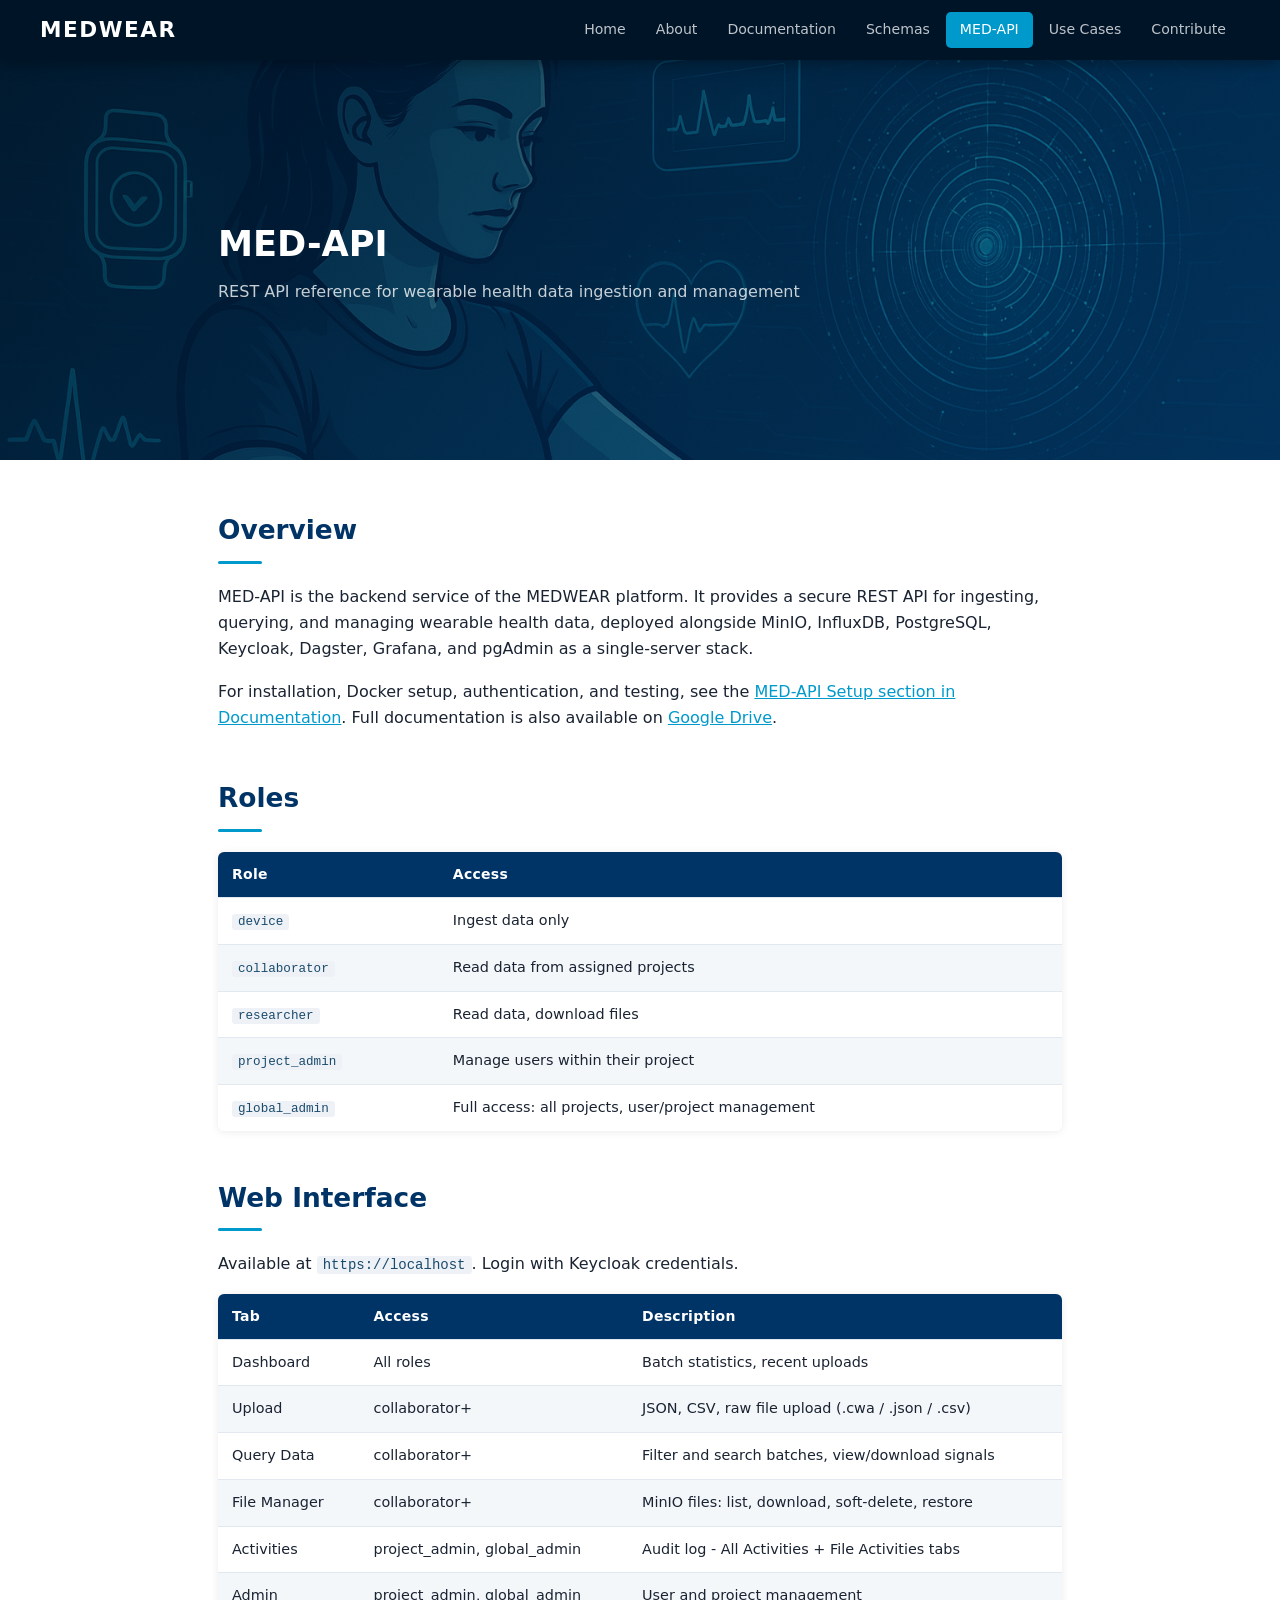
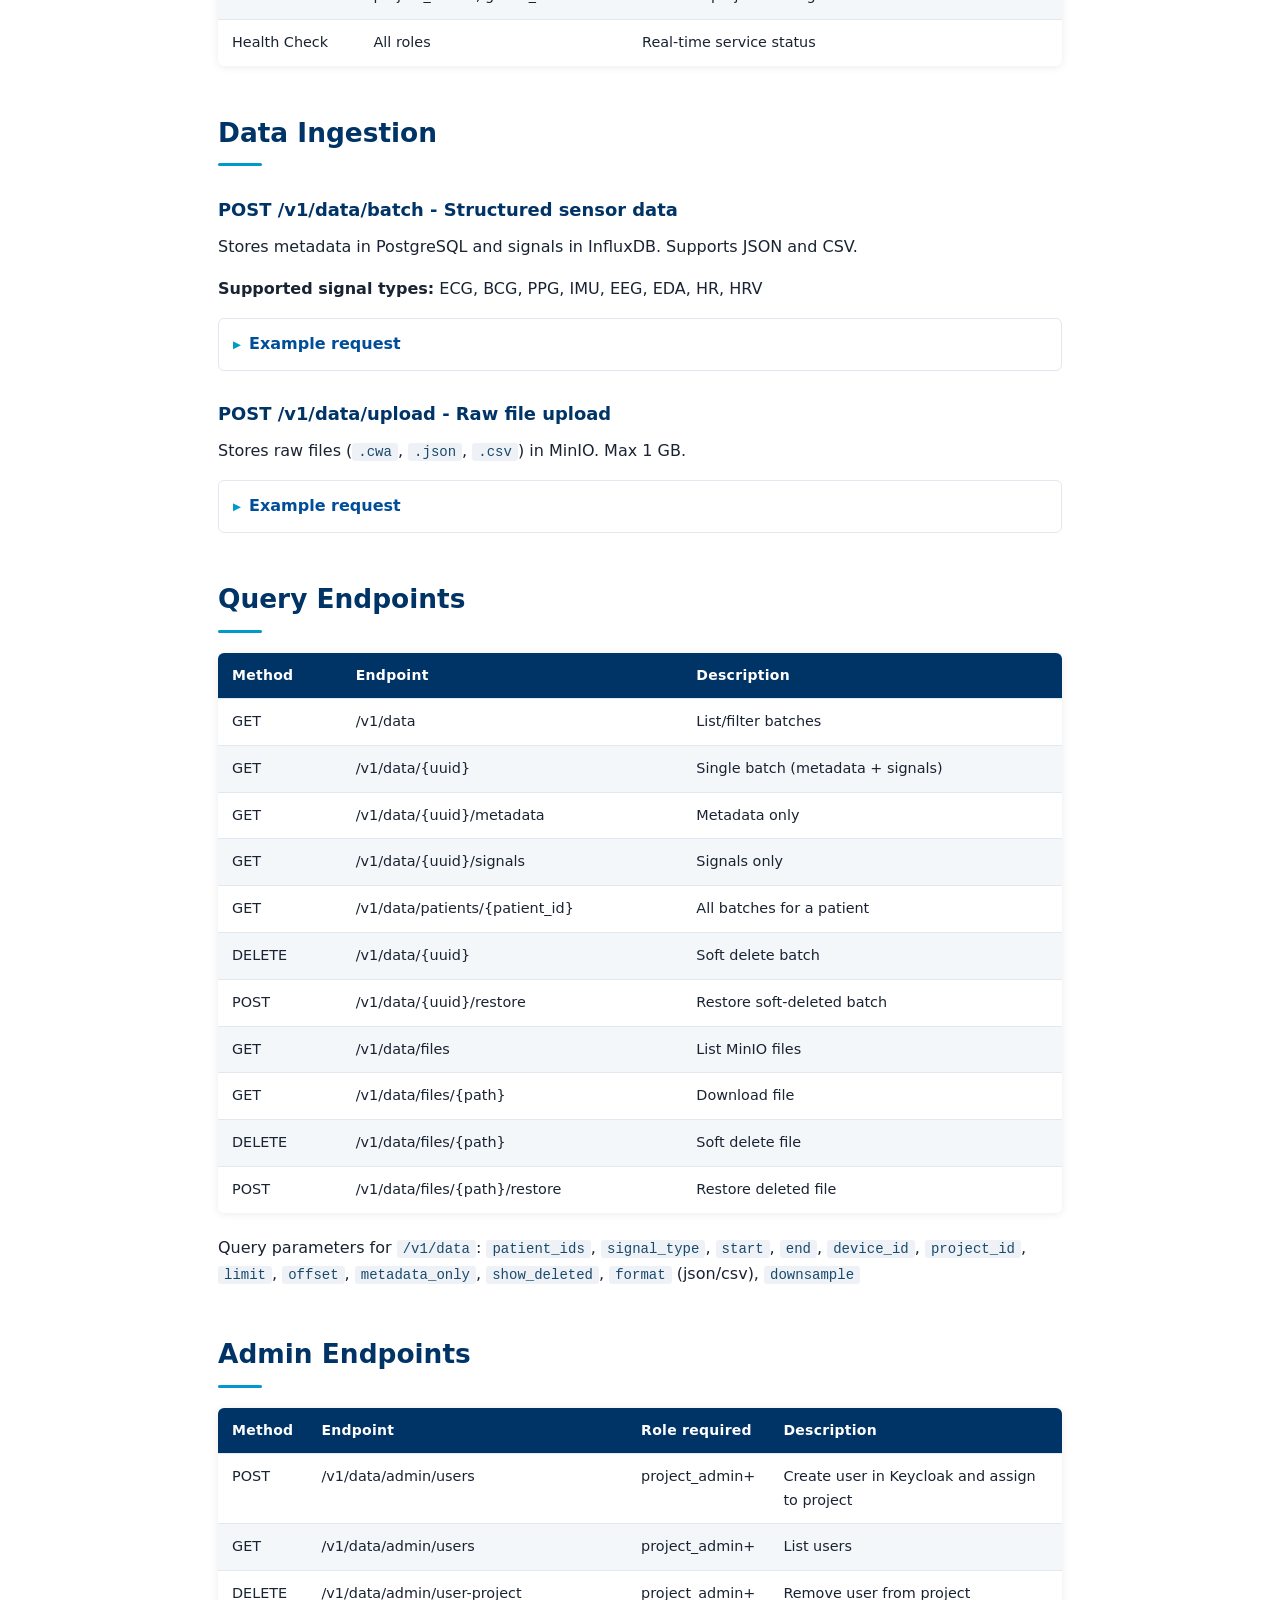
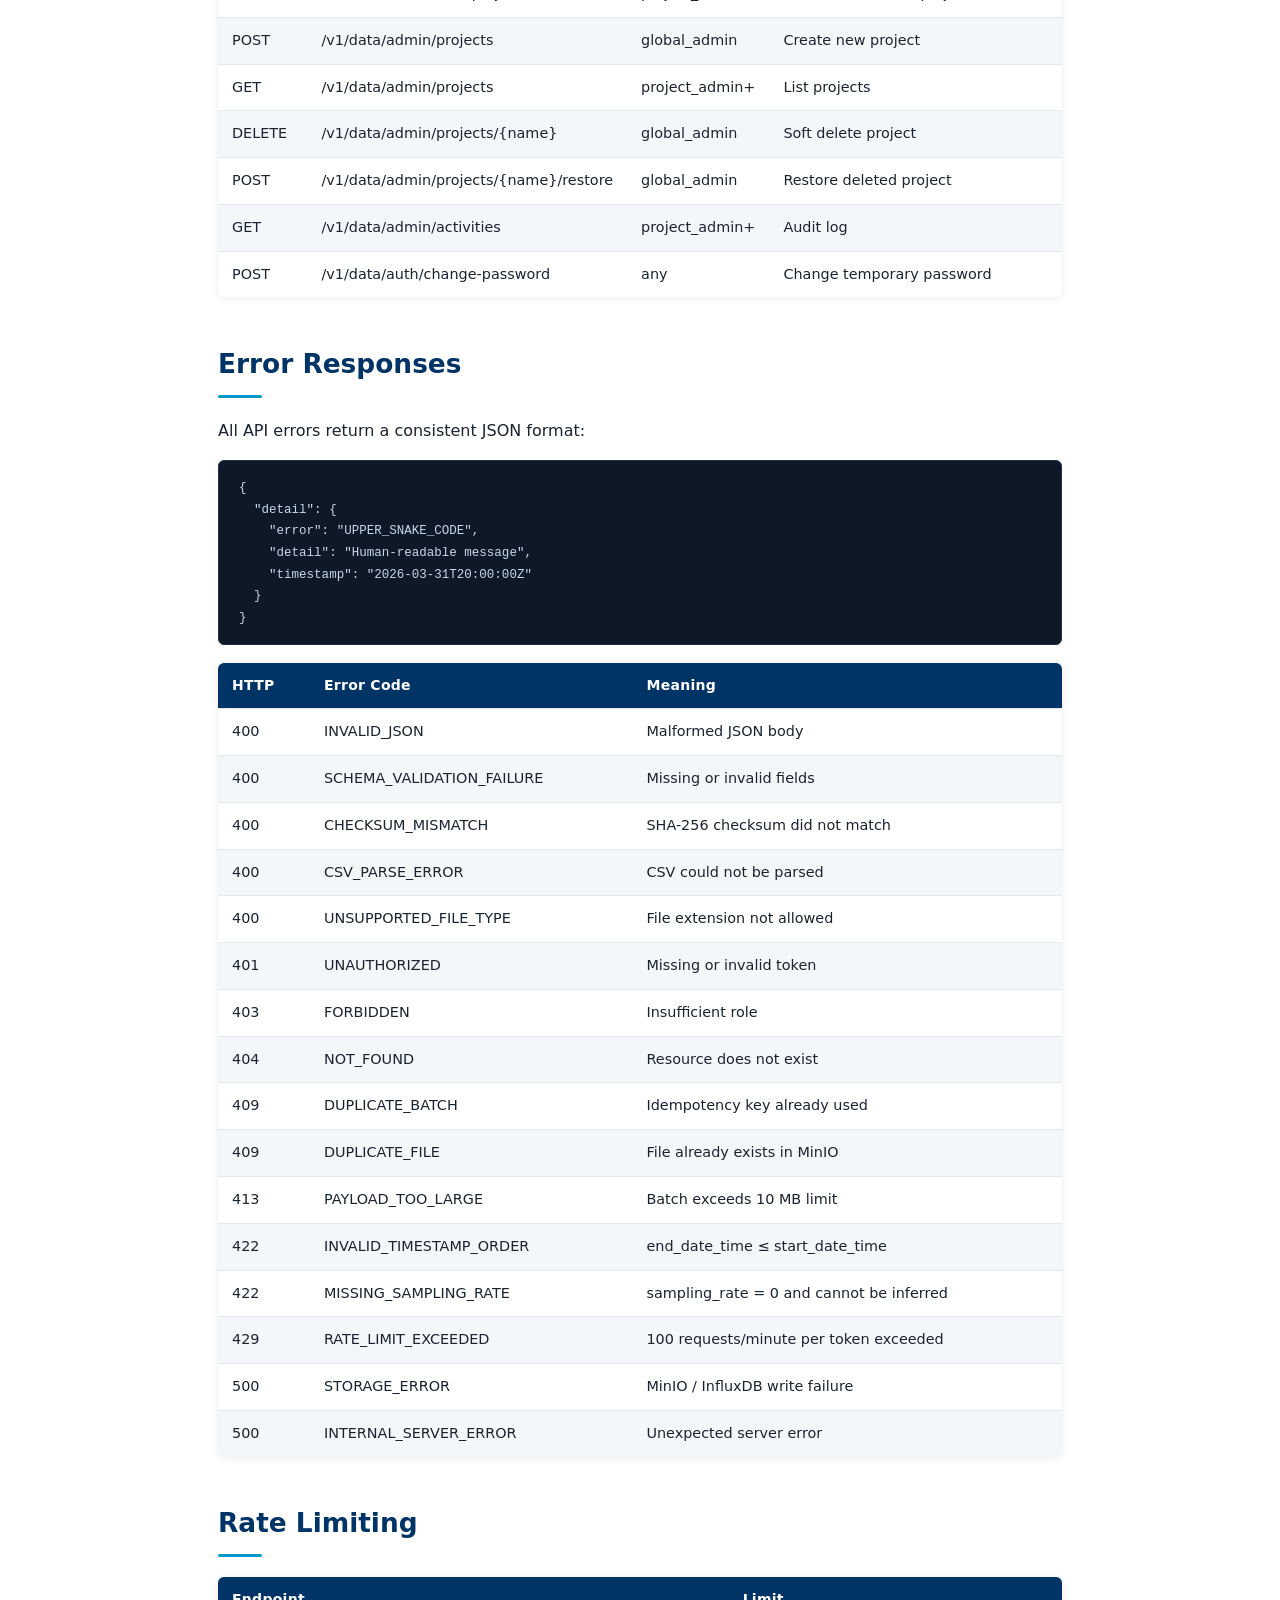
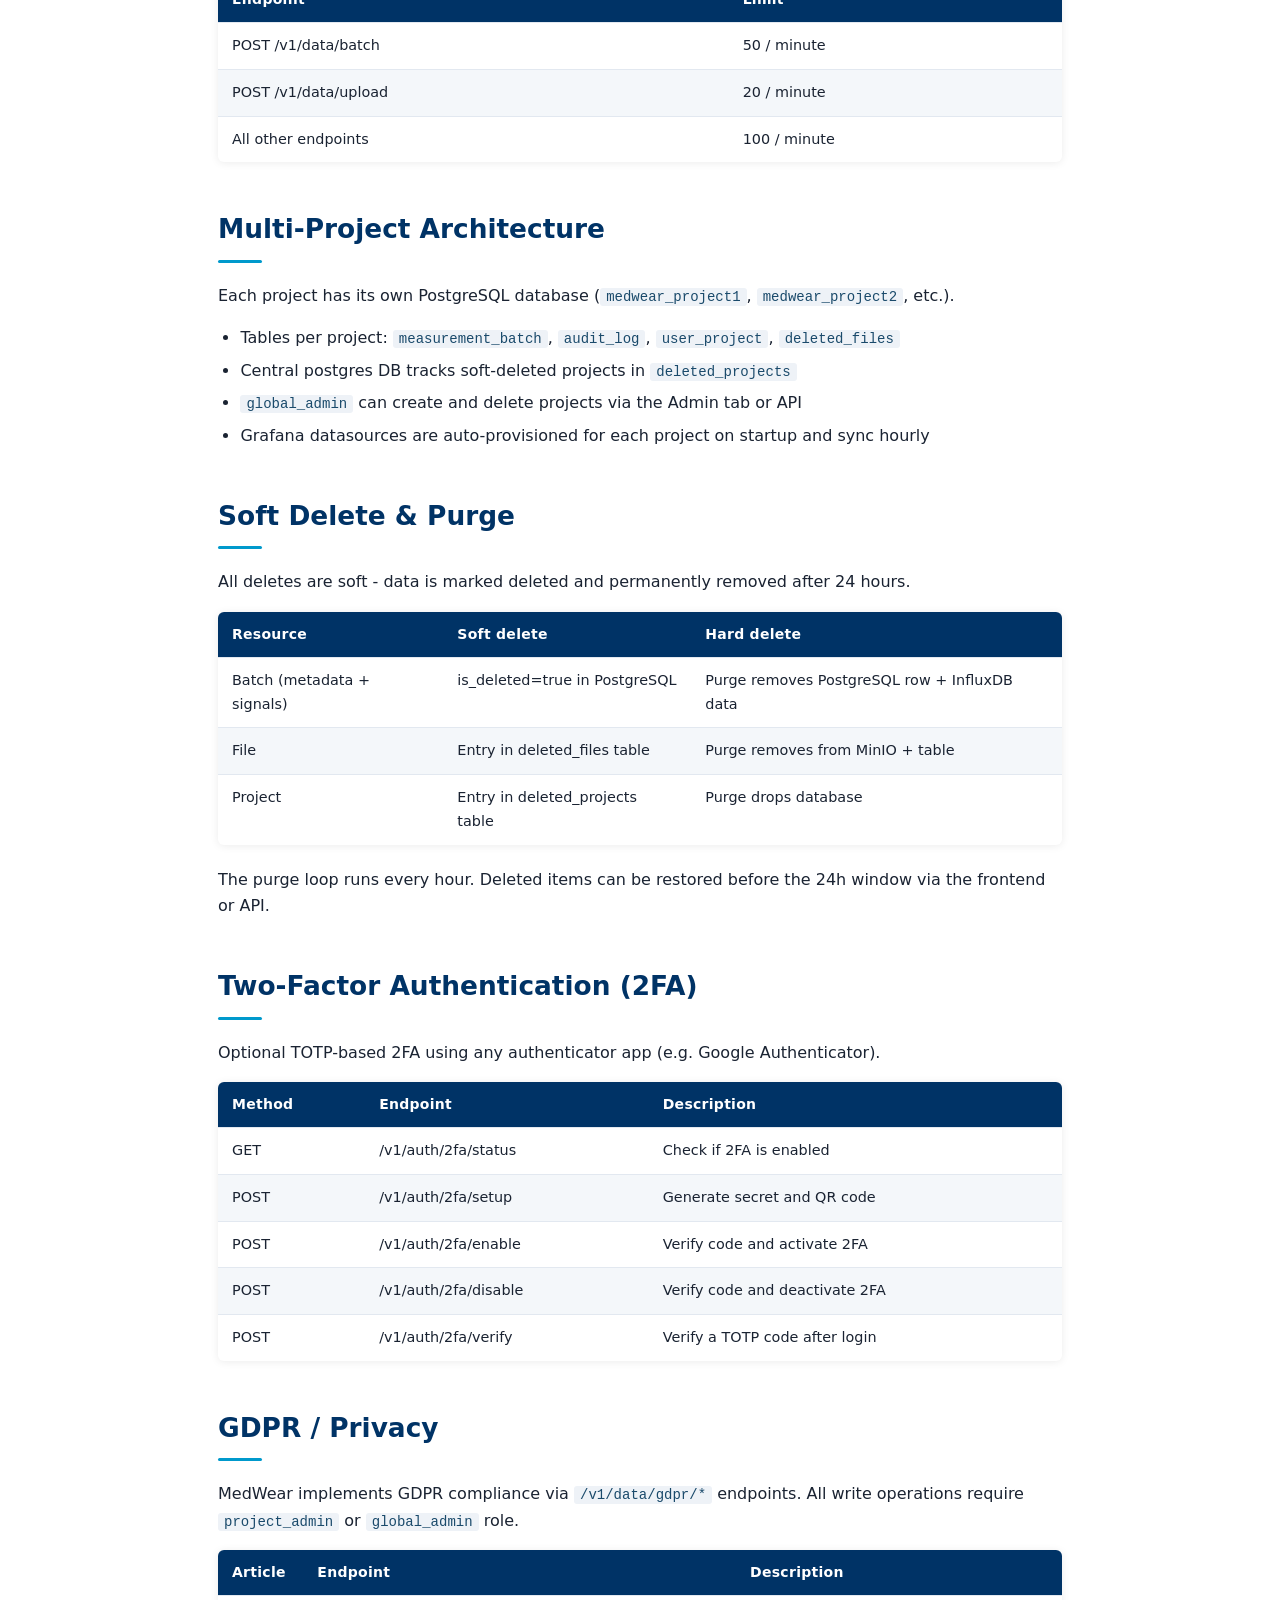
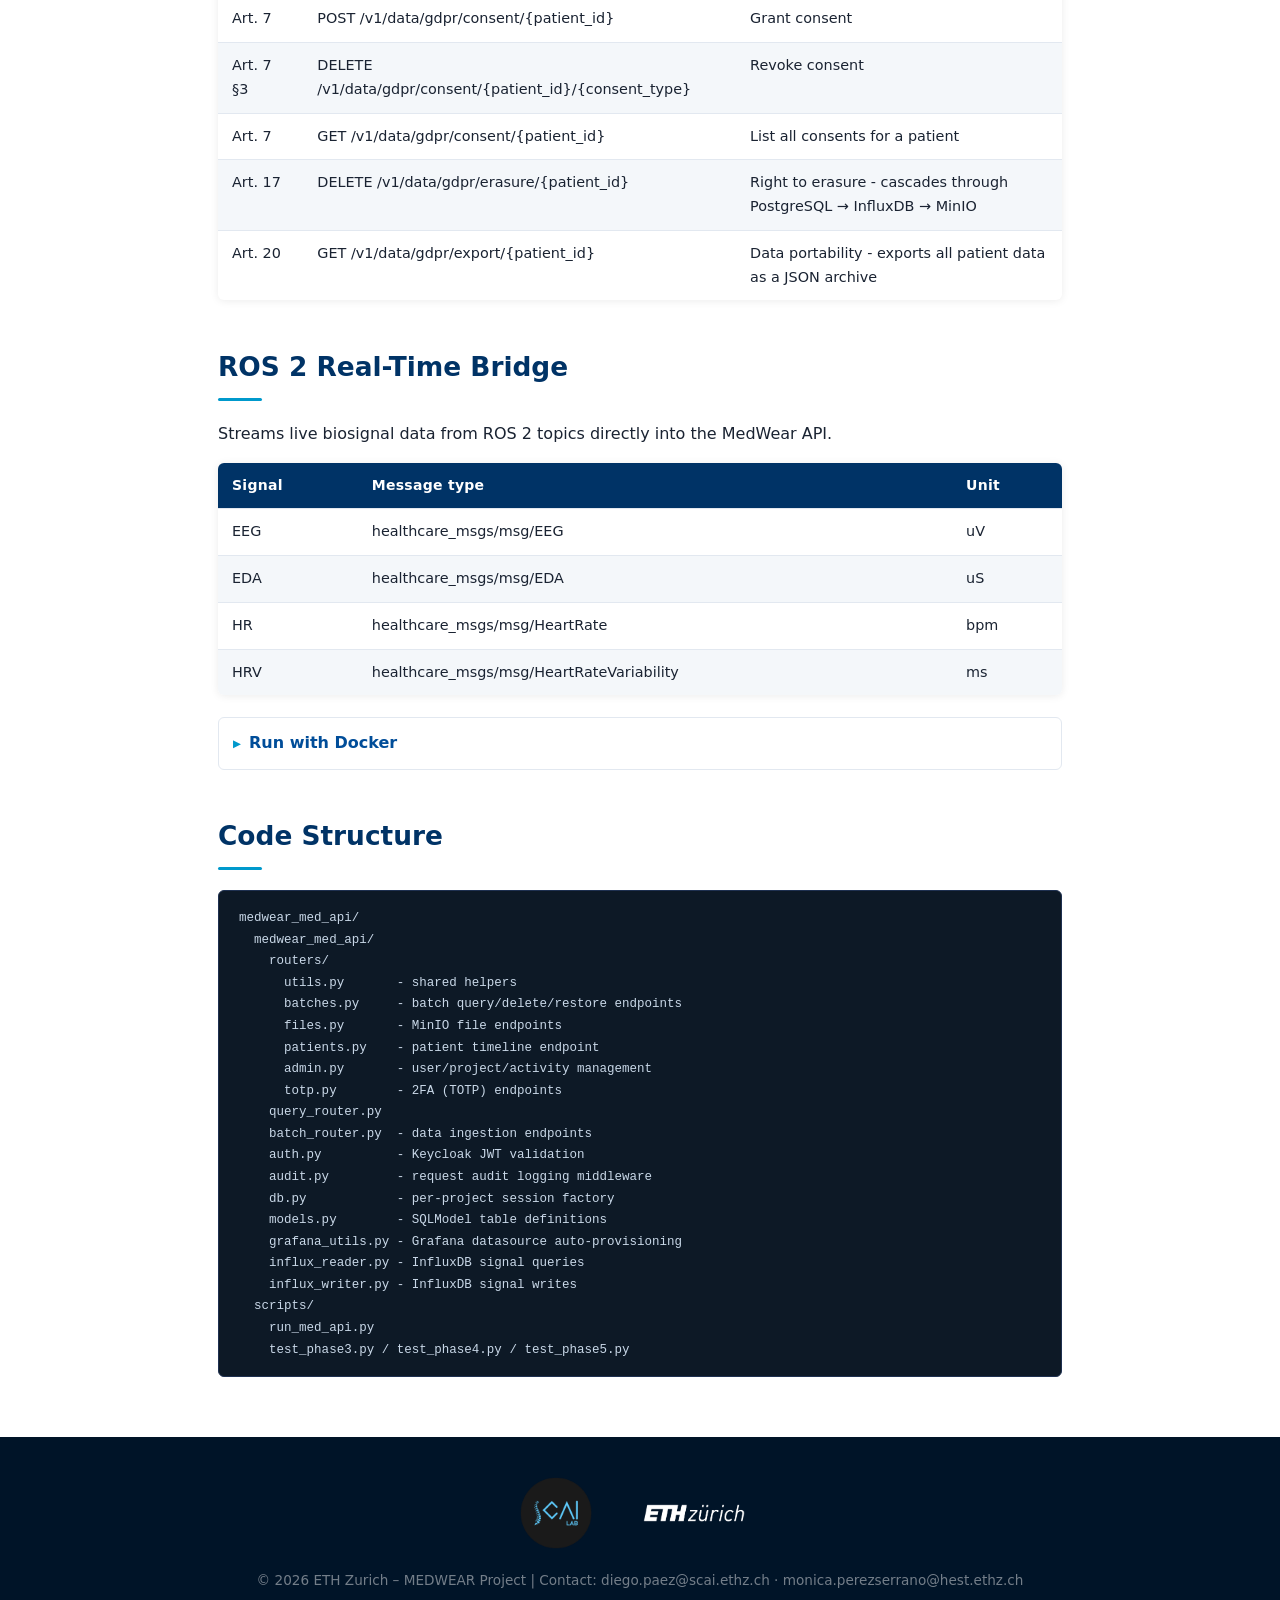
<file: med-api.html>
<!DOCTYPE html>
<html lang="en">

<head>
  <meta charset="UTF-8" />
  <meta name="viewport" content="width=device-width, initial-scale=1.0" />
  <title>MED-API | MEDWEAR</title>
  <link rel="stylesheet" href="style.css" />
  <link rel="icon" href="favicon.svg" type="image/svg+xml" />
</head>

<body>
  <header>
    <a href="index.html" class="header-brand">MEDWEAR</a>
    <nav>
      <a href="index.html">Home</a>
      <a href="about.html">About</a>
      <a href="documentation.html">Documentation</a>
      <a href="schemas.html">Schemas</a>
      <a href="med-api.html" class="active">MED-API</a>
      <a href="use-cases.html">Use Cases</a>
      <a href="contribute.html">Contribute</a>
    </nav>
  </header>

  <div class="page-banner" style="background-image: url('assets/images/hero-schemas.jpg')">
    <div class="page-banner-content">
      <h1>MED-API</h1>
      <p>REST API reference for wearable health data ingestion and management</p>
    </div>
  </div>

  <div class="content-container">
    <main>

      <section>
        <h2>Overview</h2>
        <p>
          MED-API is the backend service of the MEDWEAR platform. It provides a secure REST API for ingesting,
          querying, and managing wearable health data, deployed alongside MinIO, InfluxDB, PostgreSQL,
          Keycloak, Dagster, Grafana, and pgAdmin as a single-server stack.
        </p>
        <p>
          For installation, Docker setup, authentication, and testing, see the
          <a href="documentation.html#med-api-setup">MED-API Setup section in Documentation</a>.
          Full documentation is also available on
          <a href="https://drive.google.com/drive/folders/1VAd-iTaK5wsSysOTB_jY4xuWnfBtODRa?usp=sharing" target="_blank"
            rel="noopener">Google Drive</a>.
        </p>
      </section>

      <section>
        <h2>Roles</h2>
        <table>
          <thead>
            <tr>
              <th>Role</th>
              <th>Access</th>
            </tr>
          </thead>
          <tbody>
            <tr>
              <td><code>device</code></td>
              <td>Ingest data only</td>
            </tr>
            <tr>
              <td><code>collaborator</code></td>
              <td>Read data from assigned projects</td>
            </tr>
            <tr>
              <td><code>researcher</code></td>
              <td>Read data, download files</td>
            </tr>
            <tr>
              <td><code>project_admin</code></td>
              <td>Manage users within their project</td>
            </tr>
            <tr>
              <td><code>global_admin</code></td>
              <td>Full access: all projects, user/project management</td>
            </tr>
          </tbody>
        </table>
      </section>

      <section>
        <h2>Web Interface</h2>
        <p>Available at <code>https://localhost</code>. Login with Keycloak credentials.</p>
        <table>
          <thead>
            <tr>
              <th>Tab</th>
              <th>Access</th>
              <th>Description</th>
            </tr>
          </thead>
          <tbody>
            <tr>
              <td>Dashboard</td>
              <td>All roles</td>
              <td>Batch statistics, recent uploads</td>
            </tr>
            <tr>
              <td>Upload</td>
              <td>collaborator+</td>
              <td>JSON, CSV, raw file upload (.cwa / .json / .csv)</td>
            </tr>
            <tr>
              <td>Query Data</td>
              <td>collaborator+</td>
              <td>Filter and search batches, view/download signals</td>
            </tr>
            <tr>
              <td>File Manager</td>
              <td>collaborator+</td>
              <td>MinIO files: list, download, soft-delete, restore</td>
            </tr>
            <tr>
              <td>Activities</td>
              <td>project_admin, global_admin</td>
              <td>Audit log - All Activities + File Activities tabs</td>
            </tr>
            <tr>
              <td>Admin</td>
              <td>project_admin, global_admin</td>
              <td>User and project management</td>
            </tr>
            <tr>
              <td>Health Check</td>
              <td>All roles</td>
              <td>Real-time service status</td>
            </tr>
          </tbody>
        </table>
      </section>

      <section>
        <h2>Data Ingestion</h2>

        <h3>POST /v1/data/batch - Structured sensor data</h3>
        <p>Stores metadata in PostgreSQL and signals in InfluxDB. Supports JSON and CSV.</p>
        <p><strong>Supported signal types:</strong> ECG, BCG, PPG, IMU, EEG, EDA, HR, HRV</p>
        <details>
          <summary>Example request</summary>
          <pre><code>curl -k -X POST https://localhost/v1/data/batch \
  -H "Authorization: Bearer &lt;token&gt;" \
  -H "Content-Type: application/json" \
  -d '{
    "batches": [{
      "header": {
        "uuid": "your-uuid",
        "schema_id": "ecg-lead-1.x",
        "source_creation_date_time": "2026-03-12T10:00:00Z",
        "acquisition_rate": {"value": 250.0, "unit": "Hz", "number_of_times": 1}
      },
      "body": {
        "ecg_lead_data": [0.12, 0.15, 0.11],
        "unit": "mV",
        "effective_time_frame": {"time_interval": {
          "start_date_time": "2026-03-12T10:00:00Z",
          "end_date_time": "2026-03-12T10:00:03Z"
        }}
      },
      "signal_type": "ECG",
      "patient_id": 123456,
      "device_id": "polar-h10-01",
      "idempotency_key": "polar-h10-01-20260312-001"
    }]
  }'</code></pre>
        </details>

        <h3>POST /v1/data/upload - Raw file upload</h3>
        <p>Stores raw files (<code>.cwa</code>, <code>.json</code>, <code>.csv</code>) in MinIO. Max 1 GB.</p>
        <details>
          <summary>Example request</summary>
          <pre><code>curl -k -X POST https://localhost/v1/data/upload \
  -H "Authorization: Bearer &lt;token&gt;" \
  -H "Content-Type: application/octet-stream" \
  -H "X-Filename: ecg_data.csv" \
  --data-binary @ecg_data.csv</code></pre>
        </details>
      </section>

      <section>
        <h2>Query Endpoints</h2>
        <table>
          <thead>
            <tr>
              <th>Method</th>
              <th>Endpoint</th>
              <th>Description</th>
            </tr>
          </thead>
          <tbody>
            <tr>
              <td>GET</td>
              <td>/v1/data</td>
              <td>List/filter batches</td>
            </tr>
            <tr>
              <td>GET</td>
              <td>/v1/data/{uuid}</td>
              <td>Single batch (metadata + signals)</td>
            </tr>
            <tr>
              <td>GET</td>
              <td>/v1/data/{uuid}/metadata</td>
              <td>Metadata only</td>
            </tr>
            <tr>
              <td>GET</td>
              <td>/v1/data/{uuid}/signals</td>
              <td>Signals only</td>
            </tr>
            <tr>
              <td>GET</td>
              <td>/v1/data/patients/{patient_id}</td>
              <td>All batches for a patient</td>
            </tr>
            <tr>
              <td>DELETE</td>
              <td>/v1/data/{uuid}</td>
              <td>Soft delete batch</td>
            </tr>
            <tr>
              <td>POST</td>
              <td>/v1/data/{uuid}/restore</td>
              <td>Restore soft-deleted batch</td>
            </tr>
            <tr>
              <td>GET</td>
              <td>/v1/data/files</td>
              <td>List MinIO files</td>
            </tr>
            <tr>
              <td>GET</td>
              <td>/v1/data/files/{path}</td>
              <td>Download file</td>
            </tr>
            <tr>
              <td>DELETE</td>
              <td>/v1/data/files/{path}</td>
              <td>Soft delete file</td>
            </tr>
            <tr>
              <td>POST</td>
              <td>/v1/data/files/{path}/restore</td>
              <td>Restore deleted file</td>
            </tr>
          </tbody>
        </table>
        <p>Query parameters for <code>/v1/data</code>: <code>patient_ids</code>, <code>signal_type</code>,
          <code>start</code>, <code>end</code>, <code>device_id</code>, <code>project_id</code>, <code>limit</code>,
          <code>offset</code>, <code>metadata_only</code>, <code>show_deleted</code>, <code>format</code> (json/csv),
          <code>downsample</code>
        </p>
      </section>

      <section>
        <h2>Admin Endpoints</h2>
        <table>
          <thead>
            <tr>
              <th>Method</th>
              <th>Endpoint</th>
              <th>Role required</th>
              <th>Description</th>
            </tr>
          </thead>
          <tbody>
            <tr>
              <td>POST</td>
              <td>/v1/data/admin/users</td>
              <td>project_admin+</td>
              <td>Create user in Keycloak and assign to project</td>
            </tr>
            <tr>
              <td>GET</td>
              <td>/v1/data/admin/users</td>
              <td>project_admin+</td>
              <td>List users</td>
            </tr>
            <tr>
              <td>DELETE</td>
              <td>/v1/data/admin/user-project</td>
              <td>project_admin+</td>
              <td>Remove user from project</td>
            </tr>
            <tr>
              <td>POST</td>
              <td>/v1/data/admin/projects</td>
              <td>global_admin</td>
              <td>Create new project</td>
            </tr>
            <tr>
              <td>GET</td>
              <td>/v1/data/admin/projects</td>
              <td>project_admin+</td>
              <td>List projects</td>
            </tr>
            <tr>
              <td>DELETE</td>
              <td>/v1/data/admin/projects/{name}</td>
              <td>global_admin</td>
              <td>Soft delete project</td>
            </tr>
            <tr>
              <td>POST</td>
              <td>/v1/data/admin/projects/{name}/restore</td>
              <td>global_admin</td>
              <td>Restore deleted project</td>
            </tr>
            <tr>
              <td>GET</td>
              <td>/v1/data/admin/activities</td>
              <td>project_admin+</td>
              <td>Audit log</td>
            </tr>
            <tr>
              <td>POST</td>
              <td>/v1/data/auth/change-password</td>
              <td>any</td>
              <td>Change temporary password</td>
            </tr>
          </tbody>
        </table>
      </section>

      <section>
        <h2>Error Responses</h2>
        <p>All API errors return a consistent JSON format:</p>
        <pre><code>{
  "detail": {
    "error": "UPPER_SNAKE_CODE",
    "detail": "Human-readable message",
    "timestamp": "2026-03-31T20:00:00Z"
  }
}</code></pre>
        <table>
          <thead>
            <tr>
              <th>HTTP</th>
              <th>Error Code</th>
              <th>Meaning</th>
            </tr>
          </thead>
          <tbody>
            <tr>
              <td>400</td>
              <td>INVALID_JSON</td>
              <td>Malformed JSON body</td>
            </tr>
            <tr>
              <td>400</td>
              <td>SCHEMA_VALIDATION_FAILURE</td>
              <td>Missing or invalid fields</td>
            </tr>
            <tr>
              <td>400</td>
              <td>CHECKSUM_MISMATCH</td>
              <td>SHA-256 checksum did not match</td>
            </tr>
            <tr>
              <td>400</td>
              <td>CSV_PARSE_ERROR</td>
              <td>CSV could not be parsed</td>
            </tr>
            <tr>
              <td>400</td>
              <td>UNSUPPORTED_FILE_TYPE</td>
              <td>File extension not allowed</td>
            </tr>
            <tr>
              <td>401</td>
              <td>UNAUTHORIZED</td>
              <td>Missing or invalid token</td>
            </tr>
            <tr>
              <td>403</td>
              <td>FORBIDDEN</td>
              <td>Insufficient role</td>
            </tr>
            <tr>
              <td>404</td>
              <td>NOT_FOUND</td>
              <td>Resource does not exist</td>
            </tr>
            <tr>
              <td>409</td>
              <td>DUPLICATE_BATCH</td>
              <td>Idempotency key already used</td>
            </tr>
            <tr>
              <td>409</td>
              <td>DUPLICATE_FILE</td>
              <td>File already exists in MinIO</td>
            </tr>
            <tr>
              <td>413</td>
              <td>PAYLOAD_TOO_LARGE</td>
              <td>Batch exceeds 10 MB limit</td>
            </tr>
            <tr>
              <td>422</td>
              <td>INVALID_TIMESTAMP_ORDER</td>
              <td>end_date_time ≤ start_date_time</td>
            </tr>
            <tr>
              <td>422</td>
              <td>MISSING_SAMPLING_RATE</td>
              <td>sampling_rate = 0 and cannot be inferred</td>
            </tr>
            <tr>
              <td>429</td>
              <td>RATE_LIMIT_EXCEEDED</td>
              <td>100 requests/minute per token exceeded</td>
            </tr>
            <tr>
              <td>500</td>
              <td>STORAGE_ERROR</td>
              <td>MinIO / InfluxDB write failure</td>
            </tr>
            <tr>
              <td>500</td>
              <td>INTERNAL_SERVER_ERROR</td>
              <td>Unexpected server error</td>
            </tr>
          </tbody>
        </table>
      </section>

      <section>
        <h2>Rate Limiting</h2>
        <table>
          <thead>
            <tr>
              <th>Endpoint</th>
              <th>Limit</th>
            </tr>
          </thead>
          <tbody>
            <tr>
              <td>POST /v1/data/batch</td>
              <td>50 / minute</td>
            </tr>
            <tr>
              <td>POST /v1/data/upload</td>
              <td>20 / minute</td>
            </tr>
            <tr>
              <td>All other endpoints</td>
              <td>100 / minute</td>
            </tr>
          </tbody>
        </table>
      </section>

      <section>
        <h2>Multi-Project Architecture</h2>
        <p>Each project has its own PostgreSQL database (<code>medwear_project1</code>, <code>medwear_project2</code>,
          etc.).</p>
        <ul>
          <li>Tables per project: <code>measurement_batch</code>, <code>audit_log</code>, <code>user_project</code>,
            <code>deleted_files</code>
          </li>
          <li>Central postgres DB tracks soft-deleted projects in <code>deleted_projects</code></li>
          <li><code>global_admin</code> can create and delete projects via the Admin tab or API</li>
          <li>Grafana datasources are auto-provisioned for each project on startup and sync hourly</li>
        </ul>
      </section>

      <section>
        <h2>Soft Delete &amp; Purge</h2>
        <p>All deletes are soft - data is marked deleted and permanently removed after 24 hours.</p>
        <table>
          <thead>
            <tr>
              <th>Resource</th>
              <th>Soft delete</th>
              <th>Hard delete</th>
            </tr>
          </thead>
          <tbody>
            <tr>
              <td>Batch (metadata + signals)</td>
              <td>is_deleted=true in PostgreSQL</td>
              <td>Purge removes PostgreSQL row + InfluxDB data</td>
            </tr>
            <tr>
              <td>File</td>
              <td>Entry in deleted_files table</td>
              <td>Purge removes from MinIO + table</td>
            </tr>
            <tr>
              <td>Project</td>
              <td>Entry in deleted_projects table</td>
              <td>Purge drops database</td>
            </tr>
          </tbody>
        </table>
        <p>The purge loop runs every hour. Deleted items can be restored before the 24h window via the frontend or API.
        </p>
      </section>

      <section>
        <h2>Two-Factor Authentication (2FA)</h2>
        <p>Optional TOTP-based 2FA using any authenticator app (e.g. Google Authenticator).</p>
        <table>
          <thead>
            <tr>
              <th>Method</th>
              <th>Endpoint</th>
              <th>Description</th>
            </tr>
          </thead>
          <tbody>
            <tr>
              <td>GET</td>
              <td>/v1/auth/2fa/status</td>
              <td>Check if 2FA is enabled</td>
            </tr>
            <tr>
              <td>POST</td>
              <td>/v1/auth/2fa/setup</td>
              <td>Generate secret and QR code</td>
            </tr>
            <tr>
              <td>POST</td>
              <td>/v1/auth/2fa/enable</td>
              <td>Verify code and activate 2FA</td>
            </tr>
            <tr>
              <td>POST</td>
              <td>/v1/auth/2fa/disable</td>
              <td>Verify code and deactivate 2FA</td>
            </tr>
            <tr>
              <td>POST</td>
              <td>/v1/auth/2fa/verify</td>
              <td>Verify a TOTP code after login</td>
            </tr>
          </tbody>
        </table>
      </section>

      <section>
        <h2>GDPR / Privacy</h2>
        <p>MedWear implements GDPR compliance via <code>/v1/data/gdpr/*</code> endpoints. All write operations require
          <code>project_admin</code> or <code>global_admin</code> role.
        </p>
        <table>
          <thead>
            <tr>
              <th>Article</th>
              <th>Endpoint</th>
              <th>Description</th>
            </tr>
          </thead>
          <tbody>
            <tr>
              <td>Art. 7</td>
              <td>POST /v1/data/gdpr/consent/{patient_id}</td>
              <td>Grant consent</td>
            </tr>
            <tr>
              <td>Art. 7 §3</td>
              <td>DELETE /v1/data/gdpr/consent/{patient_id}/{consent_type}</td>
              <td>Revoke consent</td>
            </tr>
            <tr>
              <td>Art. 7</td>
              <td>GET /v1/data/gdpr/consent/{patient_id}</td>
              <td>List all consents for a patient</td>
            </tr>
            <tr>
              <td>Art. 17</td>
              <td>DELETE /v1/data/gdpr/erasure/{patient_id}</td>
              <td>Right to erasure - cascades through PostgreSQL → InfluxDB → MinIO</td>
            </tr>
            <tr>
              <td>Art. 20</td>
              <td>GET /v1/data/gdpr/export/{patient_id}</td>
              <td>Data portability - exports all patient data as a JSON archive</td>
            </tr>
          </tbody>
        </table>
      </section>

      <section>
        <h2>ROS 2 Real-Time Bridge</h2>
        <p>Streams live biosignal data from ROS 2 topics directly into the MedWear API.</p>
        <table>
          <thead>
            <tr>
              <th>Signal</th>
              <th>Message type</th>
              <th>Unit</th>
            </tr>
          </thead>
          <tbody>
            <tr>
              <td>EEG</td>
              <td>healthcare_msgs/msg/EEG</td>
              <td>uV</td>
            </tr>
            <tr>
              <td>EDA</td>
              <td>healthcare_msgs/msg/EDA</td>
              <td>uS</td>
            </tr>
            <tr>
              <td>HR</td>
              <td>healthcare_msgs/msg/HeartRate</td>
              <td>bpm</td>
            </tr>
            <tr>
              <td>HRV</td>
              <td>healthcare_msgs/msg/HeartRateVariability</td>
              <td>ms</td>
            </tr>
          </tbody>
        </table>
        <details>
          <summary>Run with Docker</summary>
          <pre><code>docker build -t medwear-ros2-bridge ./ros2_to_medwear

docker run --rm \
    --network host \
    -e MEDWEAR_USERNAME=&lt;keycloak_user&gt; \
    -e MEDWEAR_PASSWORD=&lt;keycloak_password&gt; \
    -e API_BASE_URL=https://&lt;server-ip&gt;/v1 \
    medwear-ros2-bridge \
    --config config.yaml \
    --device corsano-001 \
    --patient &lt;patient_id&gt; \
    --project &lt;project_id&gt;</code></pre>
        </details>
      </section>

      <section>
        <h2>Code Structure</h2>
        <pre><code>medwear_med_api/
  medwear_med_api/
    routers/
      utils.py       - shared helpers
      batches.py     - batch query/delete/restore endpoints
      files.py       - MinIO file endpoints
      patients.py    - patient timeline endpoint
      admin.py       - user/project/activity management
      totp.py        - 2FA (TOTP) endpoints
    query_router.py
    batch_router.py  - data ingestion endpoints
    auth.py          - Keycloak JWT validation
    audit.py         - request audit logging middleware
    db.py            - per-project session factory
    models.py        - SQLModel table definitions
    grafana_utils.py - Grafana datasource auto-provisioning
    influx_reader.py - InfluxDB signal queries
    influx_writer.py - InfluxDB signal writes
  scripts/
    run_med_api.py
    test_phase3.py / test_phase4.py / test_phase5.py</code></pre>
      </section>

    </main>
  </div>

  <footer>
    <div class="footer-logos">
      <img src="assets/images/scai_logo.png" alt="SCAI Lab Logo" />
      <img src="assets/images/ethz_logo.png" alt="ETH Zurich Logo" class="ethz-logo" />
    </div>
    <p>© 2026 ETH Zurich – MEDWEAR Project | Contact: diego.paez@scai.ethz.ch · monica.perezserrano@hest.ethz.ch</p>
  </footer>
</body>

</html>
</file>
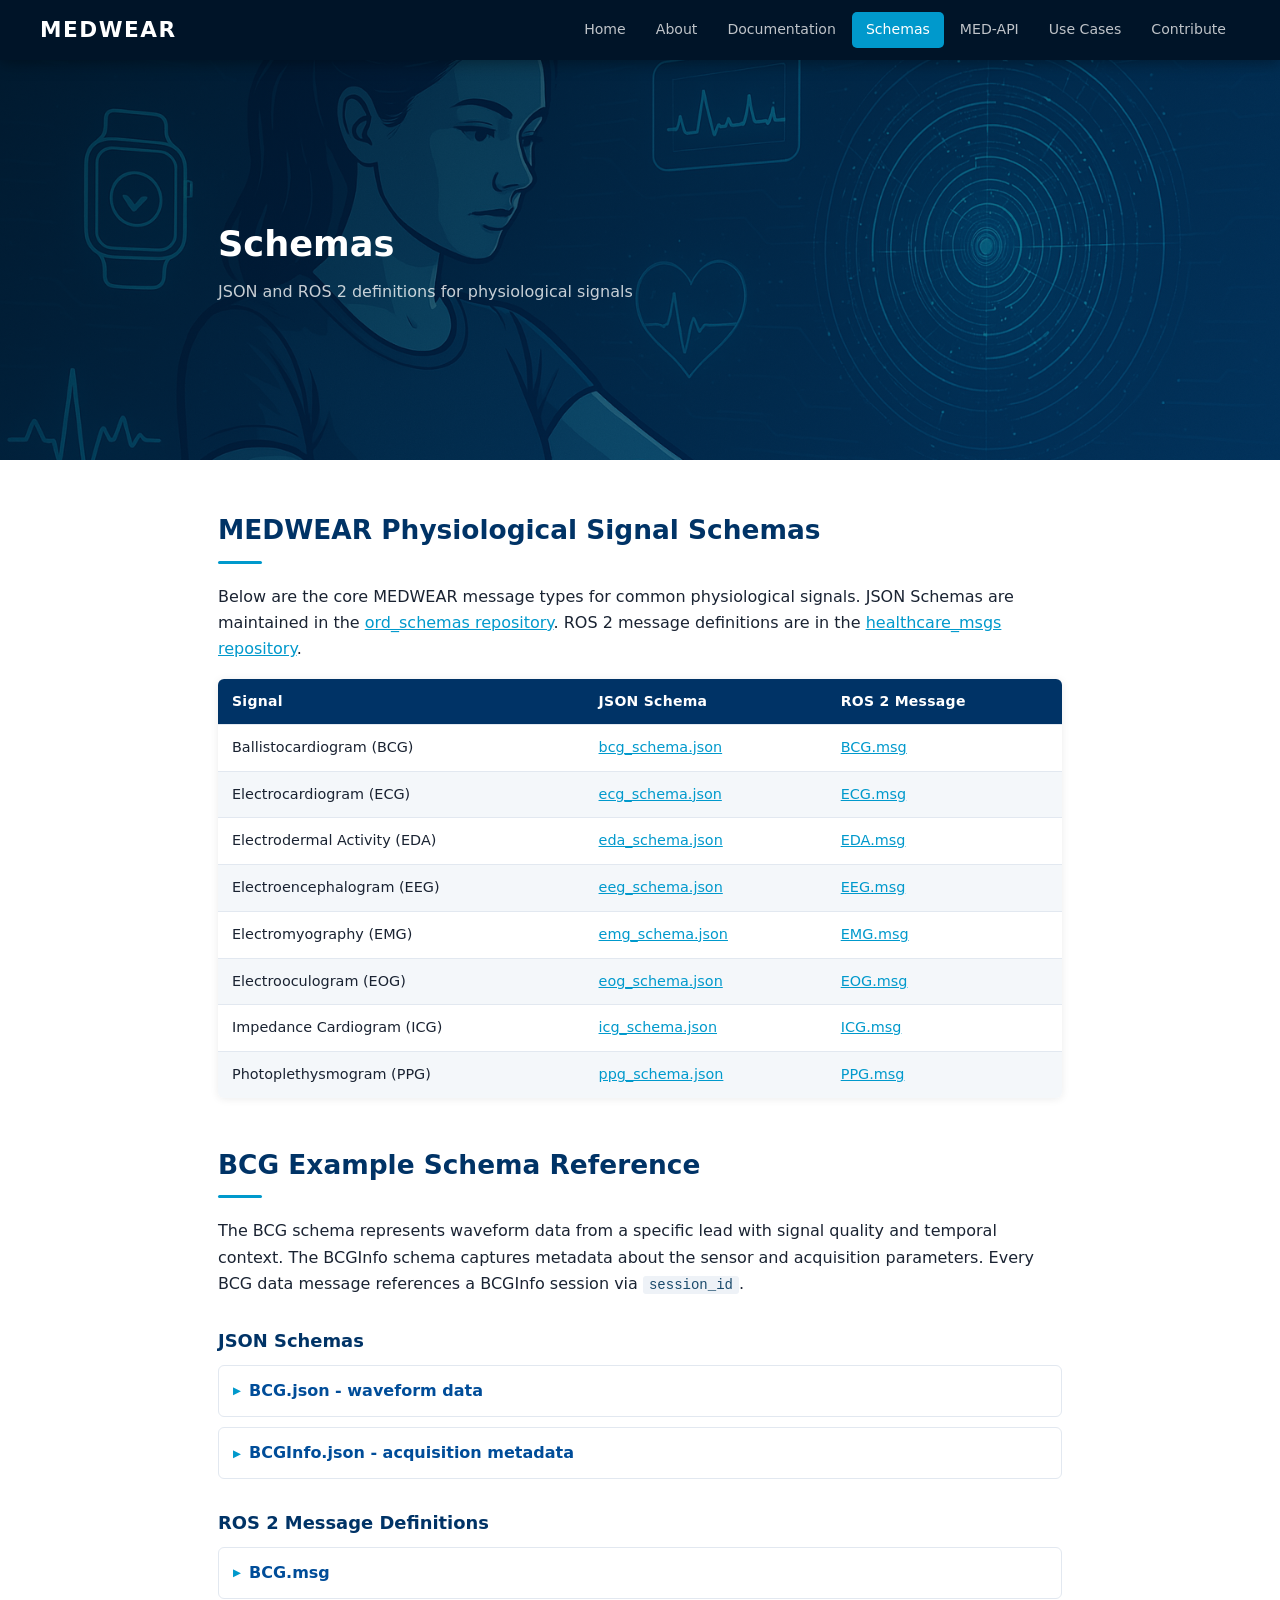
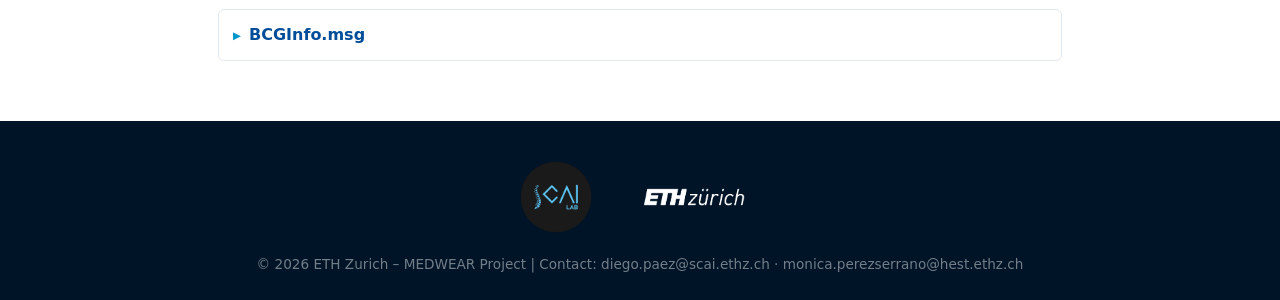
<file: schemas.html>
<!DOCTYPE html>
<html lang="en">

<head>
  <meta charset="UTF-8" />
  <meta name="viewport" content="width=device-width, initial-scale=1" />
  <title>Schemas | MEDWEAR</title>
  <link rel="stylesheet" href="style.css" />
  <link rel="icon" href="favicon.svg" type="image/svg+xml" />
</head>

<body>

  <header>
    <a href="index.html" class="header-brand">MEDWEAR</a>
    <nav>
      <a href="index.html">Home</a>
      <a href="about.html">About</a>
      <a href="documentation.html">Documentation</a>
      <a href="schemas.html" class="active">Schemas</a>
      <a href="med-api.html">MED-API</a>
      <a href="use-cases.html">Use Cases</a>
      <a href="contribute.html">Contribute</a>
    </nav>
  </header>

  <div class="page-banner" style="background-image: url('assets/images/hero-schemas.jpg')">
    <div class="page-banner-content">
      <h1>Schemas</h1>
      <p>JSON and ROS 2 definitions for physiological signals</p>
    </div>
  </div>

  <div class="content-container">
    <main>

      <section>
        <h2>MEDWEAR Physiological Signal Schemas</h2>
        <p>
          Below are the core MEDWEAR message types for common physiological signals.
          JSON Schemas are maintained in the
          <a href="https://github.com/SCAI-Lab/ord_schemas/tree/main/schema" target="_blank" rel="noopener">ord_schemas
            repository</a>.
          ROS 2 message definitions are in the
          <a href="https://github.com/SCAI-Lab/healthcare_msgs" target="_blank" rel="noopener">healthcare_msgs
            repository</a>.
        </p>

        <table>
          <thead>
            <tr>
              <th>Signal</th>
              <th>JSON Schema</th>
              <th>ROS 2 Message</th>
            </tr>
          </thead>
          <tbody>
            <tr>
              <td>Ballistocardiogram (BCG)</td>
              <td><a href="https://github.com/SCAI-Lab/ord_schemas/tree/main/schema" target="_blank"
                  rel="noopener">bcg_schema.json</a></td>
              <td><a href="https://github.com/SCAI-Lab/healthcare_msgs" target="_blank" rel="noopener">BCG.msg</a></td>
            </tr>
            <tr>
              <td>Electrocardiogram (ECG)</td>
              <td><a href="https://github.com/SCAI-Lab/ord_schemas/tree/main/schema" target="_blank"
                  rel="noopener">ecg_schema.json</a></td>
              <td><a href="https://github.com/SCAI-Lab/healthcare_msgs" target="_blank" rel="noopener">ECG.msg</a></td>
            </tr>
            <tr>
              <td>Electrodermal Activity (EDA)</td>
              <td><a href="https://github.com/SCAI-Lab/ord_schemas/tree/main/schema" target="_blank"
                  rel="noopener">eda_schema.json</a></td>
              <td><a href="https://github.com/SCAI-Lab/healthcare_msgs" target="_blank" rel="noopener">EDA.msg</a></td>
            </tr>
            <tr>
              <td>Electroencephalogram (EEG)</td>
              <td><a href="https://github.com/SCAI-Lab/ord_schemas/tree/main/schema" target="_blank"
                  rel="noopener">eeg_schema.json</a></td>
              <td><a href="https://github.com/SCAI-Lab/healthcare_msgs" target="_blank" rel="noopener">EEG.msg</a></td>
            </tr>
            <tr>
              <td>Electromyography (EMG)</td>
              <td><a href="https://github.com/SCAI-Lab/ord_schemas/tree/main/schema" target="_blank"
                  rel="noopener">emg_schema.json</a></td>
              <td><a href="https://github.com/SCAI-Lab/healthcare_msgs" target="_blank" rel="noopener">EMG.msg</a></td>
            </tr>
            <tr>
              <td>Electrooculogram (EOG)</td>
              <td><a href="https://github.com/SCAI-Lab/ord_schemas/tree/main/schema" target="_blank"
                  rel="noopener">eog_schema.json</a></td>
              <td><a href="https://github.com/SCAI-Lab/healthcare_msgs" target="_blank" rel="noopener">EOG.msg</a></td>
            </tr>
            <tr>
              <td>Impedance Cardiogram (ICG)</td>
              <td><a href="https://github.com/SCAI-Lab/ord_schemas/tree/main/schema" target="_blank"
                  rel="noopener">icg_schema.json</a></td>
              <td><a href="https://github.com/SCAI-Lab/healthcare_msgs" target="_blank" rel="noopener">ICG.msg</a></td>
            </tr>
            <tr>
              <td>Photoplethysmogram (PPG)</td>
              <td><a href="https://github.com/SCAI-Lab/ord_schemas/tree/main/schema" target="_blank"
                  rel="noopener">ppg_schema.json</a></td>
              <td><a href="https://github.com/SCAI-Lab/healthcare_msgs" target="_blank" rel="noopener">PPG.msg</a></td>
            </tr>
          </tbody>
        </table>
      </section>

      <section id="bcg">
        <h2>BCG Example Schema Reference</h2>
        <p>
          The BCG schema represents waveform data from a specific lead with signal quality and temporal context.
          The BCGInfo schema captures metadata about the sensor and acquisition parameters.
          Every BCG data message references a BCGInfo session via <code>session_id</code>.
        </p>

        <h3>JSON Schemas</h3>

        <details>
          <summary>BCG.json - waveform data</summary>
          <pre><code>{
  "$schema": "http://json-schema.org/draft-07/schema#",
  "title": "BCG Data",
  "description": "Waveform data from a specific BCG lead with signal quality and temporal context.",
  "type": "object",
  "definitions": {
    "time_frame":    { "$ref": "time-frame-1.0.json" },
    "time_interval": { "$ref": "time-interval-1.0.json" }
  },
  "properties": {
    "session_id": {
      "type": "string",
      "description": "Session identifier matching BCGInfo's session_id"
    },
    "sample_size": {
      "type": "integer",
      "minimum": 0,
      "maximum": 65535,
      "description": "Number of samples in the bcg and signal_quality arrays"
    },
    "bcg": {
      "type": "array",
      "items": { "type": "number" },
      "description": "Raw or filtered BCG values"
    },
    "signal_quality": {
      "type": "array",
      "items": { "type": "number", "minimum": 0, "maximum": 1 },
      "description": "Signal quality per sample, from 0 (poor) to 1 (excellent)"
    }
  },
  "required": ["session_id", "sample_size", "bcg", "signal_quality"]
}</code></pre>
        </details>

        <details>
          <summary>BCGInfo.json - acquisition metadata</summary>
          <pre><code>{
  "$schema": "http://json-schema.org/draft-07/schema#",
  "title": "BCGInfo",
  "description": "Metadata describing BCG data acquisition parameters and sensor characteristics.",
  "type": "object",
  "definitions": {
    "device_info": {
      "type": "object",
      "properties": {
        "manufacturer":  { "type": "string" },
        "model":         { "type": "string" },
        "serial_number": { "type": "string" }
      },
      "required": ["manufacturer", "model"]
    },
    "filter_base": {
      "type": "object",
      "properties": {
        "filter_type":         { "type": "string" },
        "cutoff_frequency_hz": { "type": "number" },
        "order":               { "type": "integer" }
      }
    }
  },
  "properties": {
    "device_info": { "$ref": "#/definitions/device_info" },
    "session_id":  { "type": "string" },
    "sampling_frequency":          { "type": "number", "minimum": 0 },
    "window_size_samples":         { "type": "integer", "minimum": 1 },
    "quality_window_size_samples": { "type": "integer", "minimum": 1 },
    "units": {
      "type": "string",
      "enum": ["UNIT_UNKNOWN","UNIT_MV","UNIT_UV","UNIT_COUNTS","UNIT_M_S2","UNIT_NEWTON"]
    },
    "gain":           { "type": "number" },
    "adc_resolution": { "type": "integer", "minimum": 1, "maximum": 32 },
    "sensor_placement": {
      "type": "string",
      "enum": ["PLACEMENT_UNKNOWN","PLACEMENT_CHEST","PLACEMENT_BACK","PLACEMENT_MATTRESS",
               "PLACEMENT_CHAIR","PLACEMENT_ANKLE","PLACEMENT_FOOT","PLACEMENT_WRIST",
               "PLACEMENT_ARM","PLACEMENT_DESK","PLACEMENT_CLOTHING","PLACEMENT_CUSTOM"]
    },
    "sensing_direction": {
      "type": "string",
      "enum": ["DIRECTION_UNKNOWN","DIRECTION_DORSO_VENTRAL","DIRECTION_LONGITUDINAL",
               "DIRECTION_MEDIO_LATERAL","DIRECTION_CUSTOM"]
    },
    "sensing_modality": {
      "type": "string",
      "enum": ["MODALITY_UNKNOWN","MODALITY_PIEZOELECTRIC_FILM","MODALITY_FORCEPLATE",
               "MODALITY_ACCELEROMETER","MODALITY_PIEZOELECTRIC_CRYSTAL","MODALITY_CUSTOM"]
    },
    "measurement_system": {
      "type": "string",
      "enum": ["SYSTEM_UNKNOWN","SYSTEM_STARR","SYSTEM_NICKERSON","SYSTEM_DOCK","SYSTEM_CUSTOM"]
    },
    "filter": { "$ref": "#/definitions/filter_base" }
  },
  "required": [
    "device_info","session_id","sampling_frequency","window_size_samples",
    "quality_window_size_samples","units","gain","adc_resolution",
    "sensor_placement","sensing_direction","sensing_modality","measurement_system"
  ]
}</code></pre>
        </details>

        <h3>ROS 2 Message Definitions</h3>

        <details>
          <summary>BCG.msg</summary>
          <pre><code>std_msgs/Header header

string session_id                     # Match BCGInfo's session_id
uint16 sample_size
float32[] bcg                         # Raw or filtered BCG values
float32[] signal_quality              # 0 (poor) to 1 (excellent)</code></pre>
        </details>

        <details>
          <summary>BCGInfo.msg</summary>
          <pre><code>DeviceInfo device_info
string session_id

float32 sampling_frequency            # Hz
uint32 window_size_samples
uint32 quality_window_size_samples

uint8 UNIT_UNKNOWN=0
uint8 UNIT_MV=1  uint8 UNIT_UV=2  uint8 UNIT_COUNTS=3
uint8 UNIT_M_S2=4  uint8 UNIT_NEWTON=5
uint8 units

float32 gain
uint8   adc_resolution

uint8 PLACEMENT_UNKNOWN=0  uint8 PLACEMENT_CHEST=1  uint8 PLACEMENT_BACK=2
uint8 PLACEMENT_MATTRESS=3  uint8 PLACEMENT_CHAIR=4  uint8 PLACEMENT_ANKLE=5
uint8 PLACEMENT_FOOT=6  uint8 PLACEMENT_WRIST=7  uint8 PLACEMENT_ARM=8
uint8 PLACEMENT_DESK=9  uint8 PLACEMENT_CLOTHING=10  uint8 PLACEMENT_CUSTOM=255
uint8 sensor_placement

uint8 DIRECTION_UNKNOWN=0  uint8 DIRECTION_DORSO_VENTRAL=1
uint8 DIRECTION_LONGITUDINAL=2  uint8 DIRECTION_MEDIO_LATERAL=3
uint8 DIRECTION_CUSTOM=255
uint8 sensing_direction

uint8 MODALITY_UNKNOWN=0  uint8 MODALITY_PIEZOELECTRIC_FILM=1
uint8 MODALITY_FORCEPLATE=2  uint8 MODALITY_ACCELEROMETER=3
uint8 MODALITY_PIEZOELECTRIC_CRYSTAL=4  uint8 MODALITY_CUSTOM=255
uint8 sensing_modality

uint8 SYSTEM_UNKNOWN=0  uint8 SYSTEM_STARR=1  uint8 SYSTEM_NICKERSON=2
uint8 SYSTEM_DOCK=3  uint8 SYSTEM_CUSTOM=255
uint8 measurement_system

FilterBase filter</code></pre>
        </details>
      </section>

    </main>
  </div>

  <footer>
    <div class="footer-logos">
      <img src="assets/images/scai_logo.png" alt="SCAI Lab Logo" />
      <img src="assets/images/ethz_logo.png" alt="ETH Zurich Logo" class="ethz-logo" />
    </div>
    <p>© 2026 ETH Zurich – MEDWEAR Project | Contact: diego.paez@scai.ethz.ch · monica.perezserrano@hest.ethz.ch</p>
  </footer>

</body>

</html>
</file>
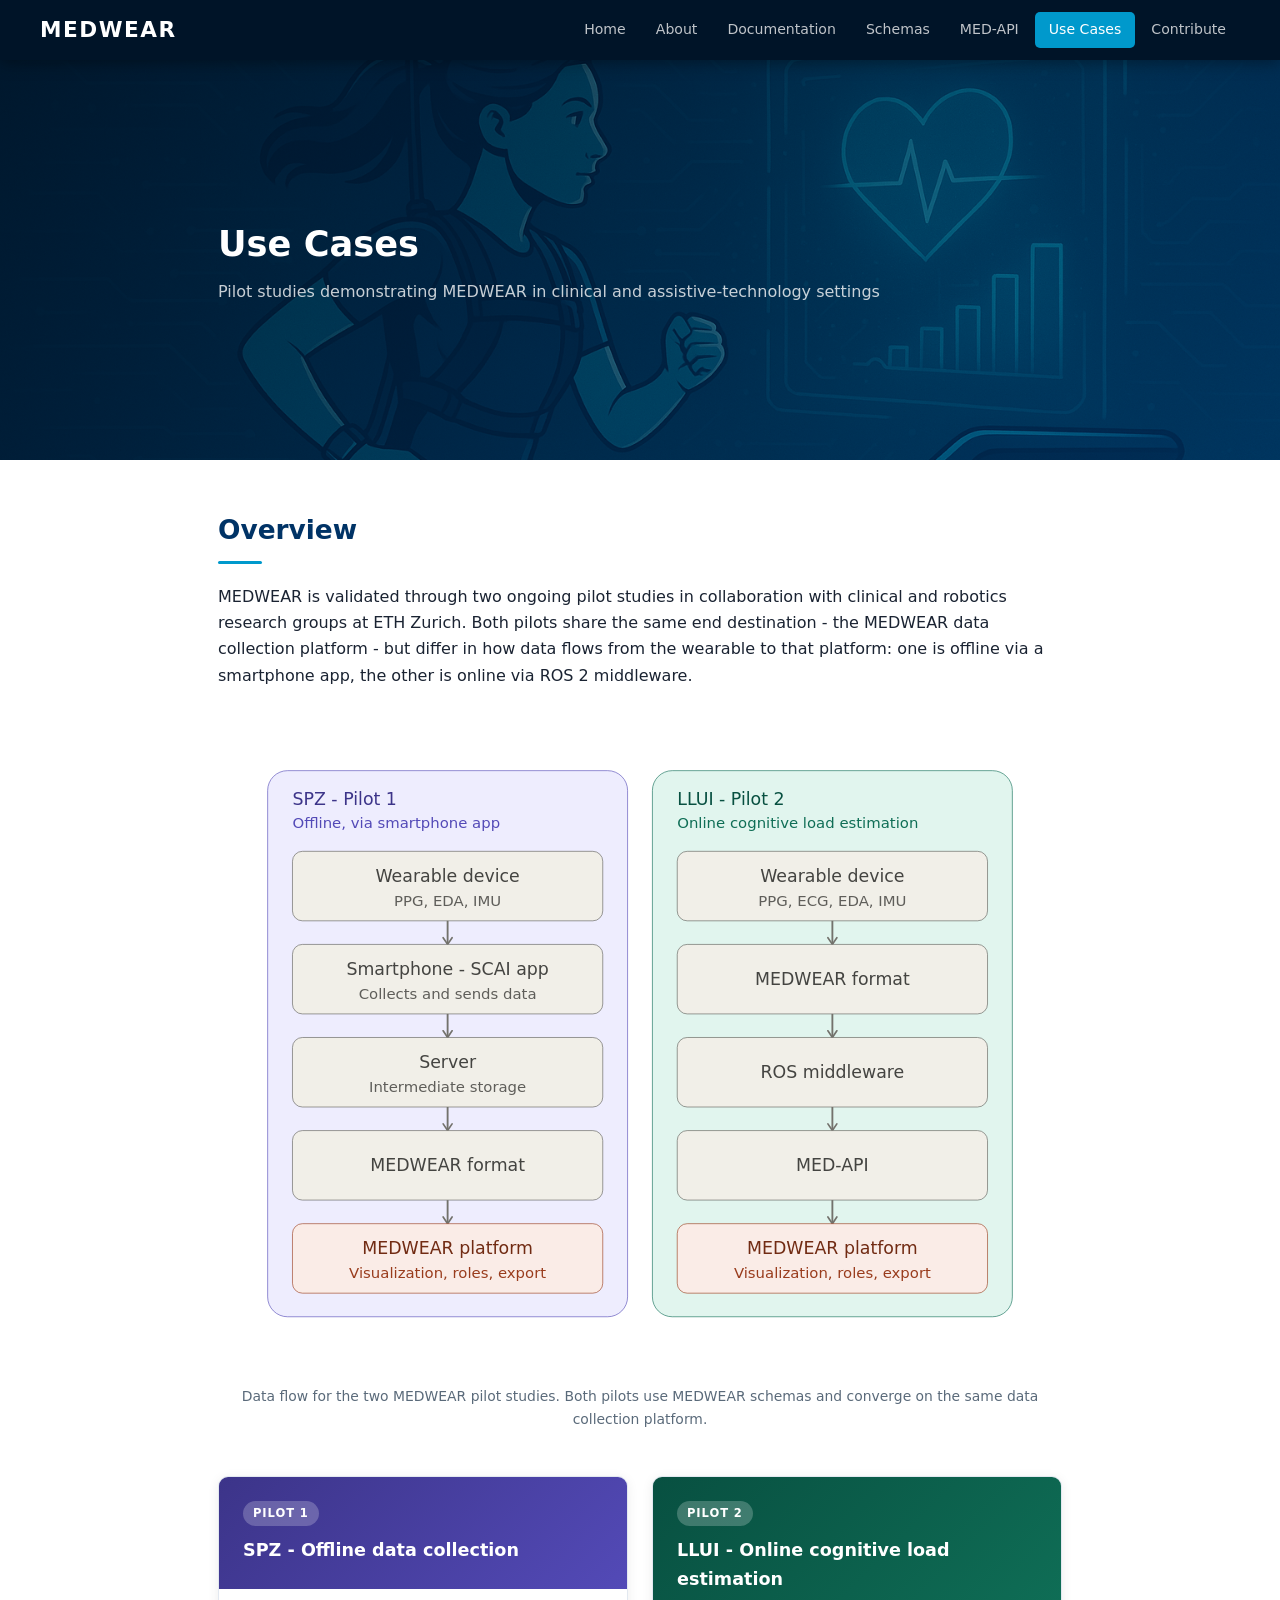
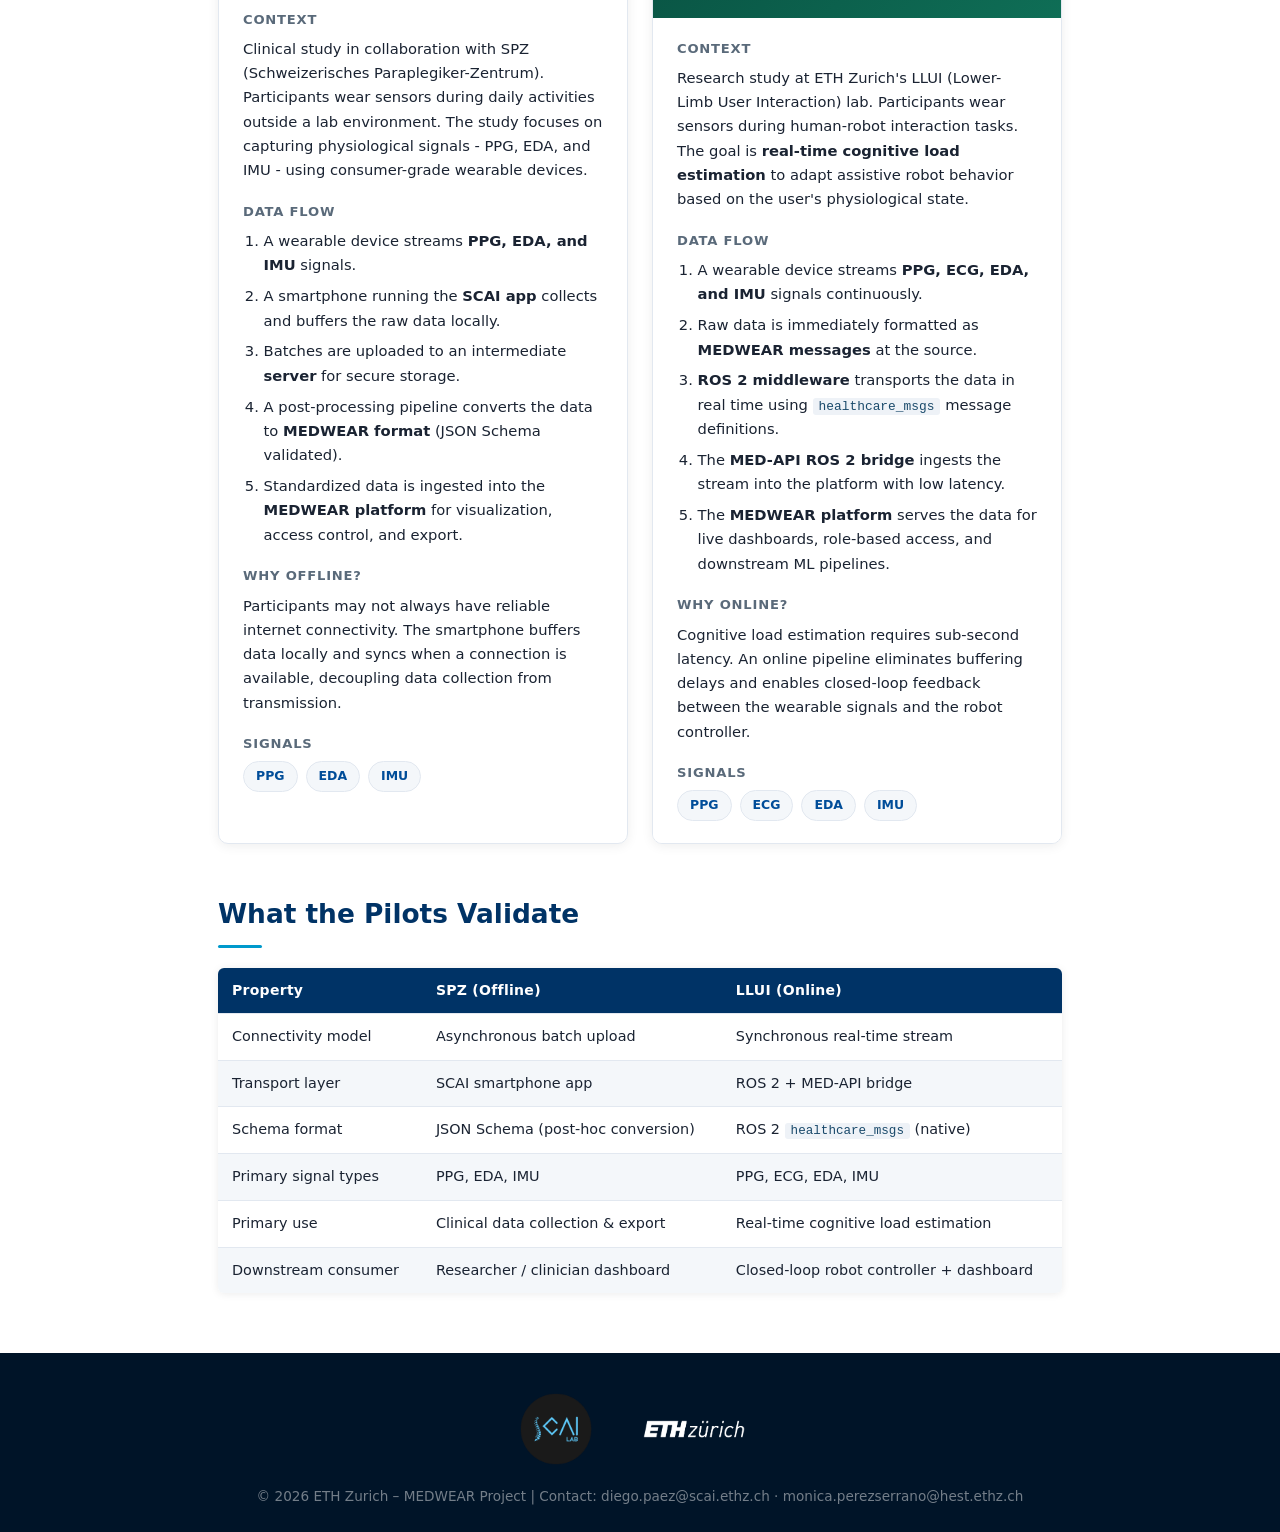
<file: use-cases.html>
<!DOCTYPE html>
<html lang="en">

<head>
  <meta charset="UTF-8" />
  <meta name="viewport" content="width=device-width, initial-scale=1" />
  <title>Use Cases | MEDWEAR</title>
  <link rel="stylesheet" href="style.css" />
  <link rel="icon" href="favicon.svg" type="image/svg+xml" />
</head>

<body>
  <header>
    <a href="index.html" class="header-brand">MEDWEAR</a>
    <nav>
      <a href="index.html">Home</a>
      <a href="about.html">About</a>
      <a href="documentation.html">Documentation</a>
      <a href="schemas.html">Schemas</a>
      <a href="med-api.html">MED-API</a>
      <a href="use-cases.html" class="active">Use Cases</a>
      <a href="contribute.html">Contribute</a>
    </nav>
  </header>

  <div class="page-banner" style="background-image: url('assets/images/hero-about.jpg')">
    <div class="page-banner-content">
      <h1>Use Cases</h1>
      <p>Pilot studies demonstrating MEDWEAR in clinical and assistive-technology settings</p>
    </div>
  </div>

  <div class="content-container">
    <main>

      <section>
        <h2>Overview</h2>
        <p>
          MEDWEAR is validated through two ongoing pilot studies in collaboration with clinical and
          robotics research groups at ETH Zurich. Both pilots share the same end destination -
          the MEDWEAR data collection platform - but differ in how data flows from the wearable to
          that platform: one is offline via a smartphone app, the other is online via ROS 2 middleware.
        </p>
        <figure style="margin: 2em 0;">
          <svg width="100%" viewBox="0 0 680 520" role="img" xmlns="http://www.w3.org/2000/svg">
            <title>Two pilot studies: SPZ offline via smartphone, server, MEDWEAR format and platform; LLUI online via
              ROS and MEDWEAR platform</title>
            <desc>Diagram showing two pilots with matching container sizes. SPZ: wearable sends data to a smartphone
              running the SCAI app, which sends it to a server, then converted to MEDWEAR format and sent to the MEDWEAR
              data collection platform, offline. LLUI: wearable streams PPG, ECG, EDA, IMU in MEDWEAR format via ROS
              middleware and MED-API to the MEDWEAR data collection platform, online, used for real-time cognitive load
              estimation.</desc>
            <defs>
              <marker id="arrow" viewBox="0 0 10 10" refX="8" refY="5" markerWidth="6" markerHeight="6"
                orient="auto-start-reverse">
                <path d="M2 1L8 5L2 9" fill="none" stroke="context-stroke" stroke-width="1.5" stroke-linecap="round"
                  stroke-linejoin="round" />
              </marker>
            </defs>

            <!-- SPZ panel -->
            <rect x="40" y="40" width="290" height="440" rx="16" fill="#eeedfe" stroke="#534ab7" stroke-width="0.5" />
            <text x="60" y="68" fill="#3c3489" font-family="'Segoe UI', system-ui, sans-serif" font-size="14"
              font-weight="500">SPZ - Pilot 1</text>
            <text x="60" y="86" fill="#534ab7" font-family="'Segoe UI', system-ui, sans-serif" font-size="12">Offline,
              via smartphone app</text>

            <rect x="60" y="105" width="250" height="56" rx="8" fill="#f1efe8" stroke="#5f5e5a" stroke-width="0.5" />
            <text x="185" y="125" text-anchor="middle" dominant-baseline="central" fill="#444441"
              font-family="'Segoe UI', system-ui, sans-serif" font-size="14" font-weight="500">Wearable device</text>
            <text x="185" y="145" text-anchor="middle" dominant-baseline="central" fill="#5f5e5a"
              font-family="'Segoe UI', system-ui, sans-serif" font-size="12">PPG, EDA, IMU</text>

            <line x1="185" y1="161" x2="185" y2="180" marker-end="url(#arrow)" stroke="#73726c" stroke-width="1.5"
              fill="none" />

            <rect x="60" y="180" width="250" height="56" rx="8" fill="#f1efe8" stroke="#5f5e5a" stroke-width="0.5" />
            <text x="185" y="200" text-anchor="middle" dominant-baseline="central" fill="#444441"
              font-family="'Segoe UI', system-ui, sans-serif" font-size="14" font-weight="500">Smartphone - SCAI
              app</text>
            <text x="185" y="220" text-anchor="middle" dominant-baseline="central" fill="#5f5e5a"
              font-family="'Segoe UI', system-ui, sans-serif" font-size="12">Collects and sends data</text>

            <line x1="185" y1="236" x2="185" y2="255" marker-end="url(#arrow)" stroke="#73726c" stroke-width="1.5"
              fill="none" />

            <rect x="60" y="255" width="250" height="56" rx="8" fill="#f1efe8" stroke="#5f5e5a" stroke-width="0.5" />
            <text x="185" y="275" text-anchor="middle" dominant-baseline="central" fill="#444441"
              font-family="'Segoe UI', system-ui, sans-serif" font-size="14" font-weight="500">Server</text>
            <text x="185" y="295" text-anchor="middle" dominant-baseline="central" fill="#5f5e5a"
              font-family="'Segoe UI', system-ui, sans-serif" font-size="12">Intermediate storage</text>

            <line x1="185" y1="311" x2="185" y2="330" marker-end="url(#arrow)" stroke="#73726c" stroke-width="1.5"
              fill="none" />

            <rect x="60" y="330" width="250" height="56" rx="8" fill="#f1efe8" stroke="#5f5e5a" stroke-width="0.5" />
            <text x="185" y="358" text-anchor="middle" dominant-baseline="central" fill="#444441"
              font-family="'Segoe UI', system-ui, sans-serif" font-size="14" font-weight="500">MEDWEAR format</text>

            <line x1="185" y1="386" x2="185" y2="405" marker-end="url(#arrow)" stroke="#73726c" stroke-width="1.5"
              fill="none" />

            <rect x="60" y="405" width="250" height="56" rx="8" fill="#faece7" stroke="#993c1d" stroke-width="0.5" />
            <text x="185" y="425" text-anchor="middle" dominant-baseline="central" fill="#712b13"
              font-family="'Segoe UI', system-ui, sans-serif" font-size="14" font-weight="500">MEDWEAR platform</text>
            <text x="185" y="445" text-anchor="middle" dominant-baseline="central" fill="#993c1d"
              font-family="'Segoe UI', system-ui, sans-serif" font-size="12">Visualization, roles, export</text>

            <!-- LLUI panel -->
            <rect x="350" y="40" width="290" height="440" rx="16" fill="#e1f5ee" stroke="#0f6e56" stroke-width="0.5" />
            <text x="370" y="68" fill="#085041" font-family="'Segoe UI', system-ui, sans-serif" font-size="14"
              font-weight="500">LLUI - Pilot 2</text>
            <text x="370" y="86" fill="#0f6e56" font-family="'Segoe UI', system-ui, sans-serif" font-size="12">Online
              cognitive load estimation</text>

            <rect x="370" y="105" width="250" height="56" rx="8" fill="#f1efe8" stroke="#5f5e5a" stroke-width="0.5" />
            <text x="495" y="125" text-anchor="middle" dominant-baseline="central" fill="#444441"
              font-family="'Segoe UI', system-ui, sans-serif" font-size="14" font-weight="500">Wearable device</text>
            <text x="495" y="145" text-anchor="middle" dominant-baseline="central" fill="#5f5e5a"
              font-family="'Segoe UI', system-ui, sans-serif" font-size="12">PPG, ECG, EDA, IMU</text>

            <line x1="495" y1="161" x2="495" y2="180" marker-end="url(#arrow)" stroke="#73726c" stroke-width="1.5"
              fill="none" />

            <rect x="370" y="180" width="250" height="56" rx="8" fill="#f1efe8" stroke="#5f5e5a" stroke-width="0.5" />
            <text x="495" y="208" text-anchor="middle" dominant-baseline="central" fill="#444441"
              font-family="'Segoe UI', system-ui, sans-serif" font-size="14" font-weight="500">MEDWEAR format</text>

            <line x1="495" y1="236" x2="495" y2="255" marker-end="url(#arrow)" stroke="#73726c" stroke-width="1.5"
              fill="none" />

            <rect x="370" y="255" width="250" height="56" rx="8" fill="#f1efe8" stroke="#5f5e5a" stroke-width="0.5" />
            <text x="495" y="283" text-anchor="middle" dominant-baseline="central" fill="#444441"
              font-family="'Segoe UI', system-ui, sans-serif" font-size="14" font-weight="500">ROS middleware</text>

            <line x1="495" y1="311" x2="495" y2="330" marker-end="url(#arrow)" stroke="#73726c" stroke-width="1.5"
              fill="none" />

            <rect x="370" y="330" width="250" height="56" rx="8" fill="#f1efe8" stroke="#5f5e5a" stroke-width="0.5" />
            <text x="495" y="358" text-anchor="middle" dominant-baseline="central" fill="#444441"
              font-family="'Segoe UI', system-ui, sans-serif" font-size="14" font-weight="500">MED-API</text>

            <line x1="495" y1="386" x2="495" y2="405" marker-end="url(#arrow)" stroke="#73726c" stroke-width="1.5"
              fill="none" />

            <rect x="370" y="405" width="250" height="56" rx="8" fill="#faece7" stroke="#993c1d" stroke-width="0.5" />
            <text x="495" y="425" text-anchor="middle" dominant-baseline="central" fill="#712b13"
              font-family="'Segoe UI', system-ui, sans-serif" font-size="14" font-weight="500">MEDWEAR platform</text>
            <text x="495" y="445" text-anchor="middle" dominant-baseline="central" fill="#993c1d"
              font-family="'Segoe UI', system-ui, sans-serif" font-size="12">Visualization, roles, export</text>
          </svg>
          <figcaption style="text-align:center; color: var(--text-muted); font-size: 0.87rem; margin-top: 10px;">
            Data flow for the two MEDWEAR pilot studies. Both pilots use MEDWEAR schemas and converge on the same data
            collection platform.
          </figcaption>
        </figure>
      </section>

      <div class="pilot-grid">

        <div class="pilot-card pilot-card--spz">
          <div class="pilot-card-header">
            <span class="pilot-tag">Pilot 1</span>
            <h3>SPZ - Offline data collection</h3>
          </div>
          <div class="pilot-card-body">
            <h4>Context</h4>
            <p>
              Clinical study in collaboration with SPZ (Schweizerisches Paraplegiker-Zentrum).
              Participants wear sensors during daily activities outside a lab environment.
              The study focuses on capturing physiological signals - PPG, EDA, and IMU - using
              consumer-grade wearable devices.
            </p>
            <h4>Data flow</h4>
            <ol>
              <li>A wearable device streams <strong>PPG, EDA, and IMU</strong> signals.</li>
              <li>A smartphone running the <strong>SCAI app</strong> collects and buffers the raw data locally.</li>
              <li>Batches are uploaded to an intermediate <strong>server</strong> for secure storage.</li>
              <li>A post-processing pipeline converts the data to <strong>MEDWEAR format</strong> (JSON Schema
                validated).</li>
              <li>Standardized data is ingested into the <strong>MEDWEAR platform</strong> for visualization, access
                control, and export.</li>
            </ol>
            <h4>Why offline?</h4>
            <p>
              Participants may not always have reliable internet connectivity. The smartphone buffers
              data locally and syncs when a connection is available, decoupling data collection
              from transmission.
            </p>
            <h4>Signals</h4>
            <div class="signal-tags">
              <span class="signal-tag">PPG</span>
              <span class="signal-tag">EDA</span>
              <span class="signal-tag">IMU</span>
            </div>
          </div>
        </div>

        <div class="pilot-card pilot-card--llui">
          <div class="pilot-card-header">
            <span class="pilot-tag">Pilot 2</span>
            <h3>LLUI - Online cognitive load estimation</h3>
          </div>
          <div class="pilot-card-body">
            <h4>Context</h4>
            <p>
              Research study at ETH Zurich's LLUI (Lower-Limb User Interaction) lab.
              Participants wear sensors during human-robot interaction tasks.
              The goal is <strong>real-time cognitive load estimation</strong> to adapt assistive
              robot behavior based on the user's physiological state.
            </p>
            <h4>Data flow</h4>
            <ol>
              <li>A wearable device streams <strong>PPG, ECG, EDA, and IMU</strong> signals continuously.</li>
              <li>Raw data is immediately formatted as <strong>MEDWEAR messages</strong> at the source.</li>
              <li><strong>ROS 2 middleware</strong> transports the data in real time using <code>healthcare_msgs</code>
                message definitions.</li>
              <li>The <strong>MED-API ROS 2 bridge</strong> ingests the stream into the platform with low latency.</li>
              <li>The <strong>MEDWEAR platform</strong> serves the data for live dashboards, role-based access, and
                downstream ML pipelines.</li>
            </ol>
            <h4>Why online?</h4>
            <p>
              Cognitive load estimation requires sub-second latency. An online pipeline eliminates
              buffering delays and enables closed-loop feedback between the wearable signals and
              the robot controller.
            </p>
            <h4>Signals</h4>
            <div class="signal-tags">
              <span class="signal-tag">PPG</span>
              <span class="signal-tag">ECG</span>
              <span class="signal-tag">EDA</span>
              <span class="signal-tag">IMU</span>
            </div>
          </div>
        </div>

      </div>

      <section style="margin-top: 3em;">
        <h2>What the Pilots Validate</h2>
        <table>
          <thead>
            <tr>
              <th>Property</th>
              <th>SPZ (Offline)</th>
              <th>LLUI (Online)</th>
            </tr>
          </thead>
          <tbody>
            <tr>
              <td>Connectivity model</td>
              <td>Asynchronous batch upload</td>
              <td>Synchronous real-time stream</td>
            </tr>
            <tr>
              <td>Transport layer</td>
              <td>SCAI smartphone app</td>
              <td>ROS 2 + MED-API bridge</td>
            </tr>
            <tr>
              <td>Schema format</td>
              <td>JSON Schema (post-hoc conversion)</td>
              <td>ROS 2 <code>healthcare_msgs</code> (native)</td>
            </tr>
            <tr>
              <td>Primary signal types</td>
              <td>PPG, EDA, IMU</td>
              <td>PPG, ECG, EDA, IMU</td>
            </tr>
            <tr>
              <td>Primary use</td>
              <td>Clinical data collection &amp; export</td>
              <td>Real-time cognitive load estimation</td>
            </tr>
            <tr>
              <td>Downstream consumer</td>
              <td>Researcher / clinician dashboard</td>
              <td>Closed-loop robot controller + dashboard</td>
            </tr>
          </tbody>
        </table>
      </section>

    </main>
  </div>

  <footer>
    <div class="footer-logos">
      <img src="assets/images/scai_logo.png" alt="SCAI Lab Logo" />
      <img src="assets/images/ethz_logo.png" alt="ETH Zurich Logo" class="ethz-logo" />
    </div>
    <p>© 2026 ETH Zurich – MEDWEAR Project | Contact: diego.paez@scai.ethz.ch · monica.perezserrano@hest.ethz.ch</p>
  </footer>
</body>

</html>
</file>
<file: style.css>
/* ── Variables ──────────────────────────────────────────────── */
:root {
  --navy:        #001428;
  --blue:        #003366;
  --blue-mid:    #004d99;
  --teal:        #0099cc;
  --teal-light:  #00b8d9;
  --white:       #ffffff;
  --gray-light:  #f4f7fa;
  --gray-mid:    #e2e8f0;
  --text:        #1a2332;
  --text-muted:  #5a6a7a;
}

/* ── Reset & base ───────────────────────────────────────────── */
*, *::before, *::after { box-sizing: border-box; }

body {
  margin: 0;
  padding: 0;
  font-family: 'Segoe UI', system-ui, -apple-system, sans-serif;
  line-height: 1.65;
  color: var(--text);
  background: var(--white);
}

a { color: var(--teal); }
a:hover { color: var(--teal-light); }

/* ── Sticky navbar ──────────────────────────────────────────── */
header {
  position: sticky;
  top: 0;
  z-index: 200;
  width: 100%;
  background: var(--navy);
  display: flex;
  align-items: center;
  justify-content: space-between;
  padding: 0 40px;
  height: 60px;
  box-shadow: 0 2px 16px rgba(0, 0, 0, 0.4);
}

.header-brand {
  color: var(--white);
  font-size: 1.35rem;
  font-weight: 800;
  letter-spacing: 0.07em;
  text-decoration: none;
  flex-shrink: 0;
  transition: color 0.18s;
}

.header-brand:hover { color: var(--teal-light); }

nav {
  display: flex;
  align-items: center;
  gap: 2px;
  flex-wrap: wrap;
}

nav a {
  color: rgba(255, 255, 255, 0.75);
  text-decoration: none;
  padding: 6px 14px;
  border-radius: 5px;
  font-size: 0.88rem;
  font-weight: 500;
  transition: background 0.18s, color 0.18s;
  white-space: nowrap;
}

nav a:hover {
  background: rgba(255, 255, 255, 0.12);
  color: var(--white);
}

nav a.active {
  background: var(--teal);
  color: var(--white);
}

/* ── Hero (homepage only) ───────────────────────────────────── */
.hero {
  width: 100%;
  min-height: 520px;
  background-image: url('assets/images/hero-home.jpg');
  background-size: cover;
  background-position: center 35%;
  position: relative;
  display: flex;
  align-items: center;
  justify-content: center;
}

.hero::before {
  content: '';
  position: absolute;
  inset: 0;
  background: linear-gradient(135deg,
    rgba(0, 20, 40, 0.82) 0%,
    rgba(0, 51, 102, 0.58) 100%);
}

.hero-content {
  position: relative;
  z-index: 1;
  text-align: center;
  color: var(--white);
  max-width: 760px;
  padding: 80px 28px;
}

.hero-content h1 {
  font-size: 3rem;
  font-weight: 800;
  line-height: 1.1;
  margin: 0 0 20px;
  text-shadow: 0 2px 14px rgba(0, 0, 0, 0.45);
}

.hero-content p {
  font-size: 1.18rem;
  line-height: 1.6;
  color: rgba(255, 255, 255, 0.88);
  margin: 0 0 38px;
}

.hero-actions {
  display: flex;
  gap: 14px;
  justify-content: center;
  flex-wrap: wrap;
}

/* ── Buttons ────────────────────────────────────────────────── */
.btn-primary {
  background: var(--teal);
  color: var(--white);
  padding: 13px 30px;
  border-radius: 6px;
  text-decoration: none;
  font-weight: 600;
  font-size: 0.95rem;
  box-shadow: 0 4px 14px rgba(0, 153, 204, 0.38);
  transition: background 0.2s, transform 0.15s, box-shadow 0.2s;
}

.btn-primary:hover {
  background: var(--teal-light);
  color: var(--white);
  transform: translateY(-2px);
  box-shadow: 0 6px 22px rgba(0, 153, 204, 0.48);
}

.btn-secondary {
  background: transparent;
  color: var(--white);
  padding: 11px 28px;
  border-radius: 6px;
  text-decoration: none;
  font-weight: 600;
  font-size: 0.95rem;
  border: 2px solid rgba(255, 255, 255, 0.5);
  transition: border-color 0.2s, background 0.2s;
}

.btn-secondary:hover {
  border-color: var(--white);
  background: rgba(255, 255, 255, 0.1);
  color: var(--white);
}

/* ── Page banner (inner pages) ──────────────────────────────── */
.page-banner {
  width: 100%;
  height: 400px;
  background-size: cover;
  background-position: center 30%;
  position: relative;
  display: flex;
  align-items: center;
}

.page-banner::before {
  content: '';
  position: absolute;
  inset: 0;
  background: linear-gradient(135deg,
    rgba(0, 20, 40, 0.80) 0%,
    rgba(0, 51, 102, 0.60) 100%);
}

.page-banner-content {
  position: relative;
  z-index: 1;
  max-width: 900px;
  margin: 0 auto;
  padding: 0 28px;
  width: 100%;
  color: var(--white);
}

.page-banner-content h1 {
  font-size: 2.2rem;
  font-weight: 700;
  margin: 0 0 6px;
}

.page-banner-content p {
  margin: 0;
  color: rgba(255, 255, 255, 0.78);
  font-size: 1rem;
}

/* ── Main content ───────────────────────────────────────────── */
.content-container {
  max-width: 900px;
  margin: 48px auto;
  padding: 0 28px;
}

section { margin-bottom: 2.8em; }

/* ── Typography ─────────────────────────────────────────────── */
.content-container h2 {
  font-size: 1.65rem;
  font-weight: 700;
  color: var(--blue);
  margin: 0 0 20px;
  padding-bottom: 12px;
  position: relative;
}

.content-container h2::after {
  content: '';
  position: absolute;
  bottom: 0;
  left: 0;
  width: 44px;
  height: 3px;
  background: var(--teal);
  border-radius: 2px;
}

.content-container h3 {
  font-size: 1.12rem;
  font-weight: 600;
  color: var(--blue);
  margin: 1.6em 0 0.5em;
}

.content-container h4 {
  font-size: 1rem;
  font-weight: 600;
  color: var(--text);
  margin: 1.2em 0 0.4em;
}

.content-container p {
  margin: 0 0 1em;
}

.content-container ul,
.content-container ol {
  padding-left: 1.4em;
  margin: 0 0 1em;
}

.content-container li { margin-bottom: 0.38em; }

/* ── Documentation block dividers ──────────────────────────── */
.doc-block-title {
  font-size: 2rem !important;
  font-weight: 800 !important;
  color: var(--navy) !important;
  background: linear-gradient(90deg, var(--blue) 0%, var(--teal) 100%);
  -webkit-background-clip: text;
  -webkit-text-fill-color: transparent;
  background-clip: text;
  margin: 3em 0 1.2em !important;
  padding-bottom: 16px !important;
  border-bottom: 3px solid var(--teal);
  scroll-margin-top: 80px;
}

.doc-block-title::after { display: none !important; }

/* ── Quick-link cards ───────────────────────────────────────── */
.quick-links {
  display: grid;
  grid-template-columns: repeat(auto-fit, minmax(230px, 1fr));
  gap: 18px;
  margin: 24px 0;
}

.quick-link-card {
  display: block;
  background: var(--white);
  border: 1px solid var(--gray-mid);
  border-left: 4px solid transparent;
  border-radius: 8px;
  padding: 20px 22px;
  text-decoration: none;
  color: inherit;
  box-shadow: 0 1px 6px rgba(0, 0, 0, 0.06);
  transition: border-left-color 0.2s, box-shadow 0.2s, transform 0.18s;
}

.quick-link-card:hover {
  border-left-color: var(--teal);
  box-shadow: 0 6px 22px rgba(0, 0, 0, 0.10);
  transform: translateY(-3px);
}

.quick-link-card h3 {
  margin: 0 0 6px;
  color: var(--blue);
  font-size: 1rem;
  font-weight: 700;
}

.quick-link-card p {
  margin: 0;
  font-size: 0.88rem;
  color: var(--text-muted);
  line-height: 1.45;
}

/* ── Code blocks ────────────────────────────────────────────── */
pre {
  background: #0d1926;
  color: #c9d8e8;
  border-radius: 6px;
  padding: 16px 20px;
  overflow-x: auto;
  font-size: 0.87rem;
  line-height: 1.55;
  margin: 8px 0 18px;
  border: 1px solid #1e3050;
}

code {
  font-family: 'Cascadia Code', 'Fira Code', 'Courier New', monospace;
  font-size: 0.9em;
}

p code, li code, td code {
  background: #eef2f7;
  color: #1a4a6b;
  padding: 1px 6px;
  border-radius: 3px;
  font-size: 0.875em;
}

/* ── Tables ─────────────────────────────────────────────────── */
table {
  width: 100%;
  border-collapse: collapse;
  margin: 12px 0 22px;
  font-size: 0.9rem;
  border-radius: 6px;
  overflow: hidden;
  box-shadow: 0 1px 8px rgba(0, 0, 0, 0.08);
}

th, td {
  text-align: left;
  padding: 11px 14px;
  border-bottom: 1px solid var(--gray-mid);
  vertical-align: top;
}

th {
  background: var(--blue);
  color: var(--white);
  font-weight: 600;
  font-size: 0.875rem;
  letter-spacing: 0.02em;
}

tr:last-child td { border-bottom: none; }
tr:nth-child(even) td { background: var(--gray-light); }

/* ── Details / Summary ──────────────────────────────────────── */
details {
  border: 1px solid var(--gray-mid);
  border-radius: 6px;
  padding: 2px 14px;
  margin-bottom: 10px;
  background: var(--white);
}

details[open] { padding-bottom: 12px; }

summary {
  cursor: pointer;
  font-weight: 600;
  color: var(--blue-mid);
  padding: 10px 0;
  list-style: none;
  display: flex;
  align-items: center;
  gap: 8px;
}

summary::before {
  content: '▶';
  font-size: 0.65em;
  color: var(--teal);
  transition: transform 0.2s;
}

details[open] summary::before { transform: rotate(90deg); }
summary:hover { color: var(--teal); }

/* ── Footer ─────────────────────────────────────────────────── */
footer {
  width: 100%;
  background: var(--navy);
  box-sizing: border-box;
  padding: 40px 28px 24px;
  margin-top: 60px;
  text-align: center;
}

.footer-logos {
  display: flex;
  justify-content: center;
  align-items: center;
  gap: 36px;
  width: 100%;
  margin-bottom: 20px;
  flex-wrap: wrap;
}

.footer-logos img {
  height: 72px;
  width: auto;
  border: none;
  box-shadow: none;
  background: none;
  padding: 0;
  border-radius: 0;
  transition: opacity 0.2s;
}

.footer-logos .ethz-logo { height: 48px; }

footer p {
  color: rgba(255, 255, 255, 0.45);
  margin: 0;
  font-size: 0.85rem;
}

/* ── Pilot study cards ──────────────────────────────────────── */
.pilot-grid {
  display: grid;
  grid-template-columns: repeat(auto-fit, minmax(320px, 1fr));
  gap: 24px;
  margin: 2em 0;
}

.pilot-card {
  border-radius: 10px;
  overflow: hidden;
  border: 1px solid var(--gray-mid);
  box-shadow: 0 2px 12px rgba(0, 0, 0, 0.07);
}

.pilot-card-header {
  padding: 22px 24px 18px;
  color: var(--white);
}

.pilot-card--spz .pilot-card-header  { background: linear-gradient(135deg, #3c3489 0%, #534ab7 100%); }
.pilot-card--llui .pilot-card-header  { background: linear-gradient(135deg, #085041 0%, #0f6e56 100%); }
.pilot-card--json .pilot-card-header  { background: linear-gradient(135deg, #003366 0%, #004d99 100%); }
.pilot-card--ros .pilot-card-header   { background: linear-gradient(135deg, #006666 0%, #0099aa 100%); }

.pilot-tag {
  display: inline-block;
  font-size: 0.72rem;
  font-weight: 700;
  letter-spacing: 0.08em;
  text-transform: uppercase;
  background: rgba(255, 255, 255, 0.22);
  padding: 3px 10px;
  border-radius: 20px;
  margin-bottom: 10px;
}

.pilot-card-header h3 {
  margin: 0 0 6px;
  font-size: 1.1rem;
  font-weight: 700;
  color: var(--white);
}

.pilot-subtitle {
  margin: 0;
  font-size: 0.82rem;
  color: rgba(255, 255, 255, 0.72);
  font-family: 'Cascadia Code', 'Fira Code', monospace;
}

.pilot-card-body {
  padding: 20px 24px 22px;
  background: var(--white);
}

.pilot-card-body h4 {
  font-size: 0.82rem;
  font-weight: 700;
  text-transform: uppercase;
  letter-spacing: 0.06em;
  color: var(--text-muted);
  margin: 1.4em 0 0.5em;
}

.pilot-card-body h4:first-child { margin-top: 0; }

.pilot-card-body p { font-size: 0.92rem; margin: 0 0 0.6em; }
.pilot-card-body ol { font-size: 0.92rem; padding-left: 1.4em; margin: 0 0 0.6em; }
.pilot-card-body li { margin-bottom: 0.45em; }

.signal-tags {
  display: flex;
  flex-wrap: wrap;
  gap: 8px;
  margin-top: 6px;
}

.signal-tag {
  font-size: 0.78rem;
  font-weight: 600;
  padding: 4px 12px;
  border-radius: 20px;
  background: var(--gray-light);
  color: var(--blue-mid);
  border: 1px solid var(--gray-mid);
}

/* ── Responsive ─────────────────────────────────────────────── */
@media (max-width: 700px) {
  header {
    flex-direction: column;
    align-items: flex-start;
    height: auto;
    padding: 12px 16px;
    gap: 8px;
  }

  nav a {
    padding: 5px 10px;
    font-size: 0.83rem;
  }

  .hero-content h1 { font-size: 2rem; }
  .hero { min-height: 380px; }
  .content-container { padding: 0 16px; margin: 32px auto; }
}
</file>
